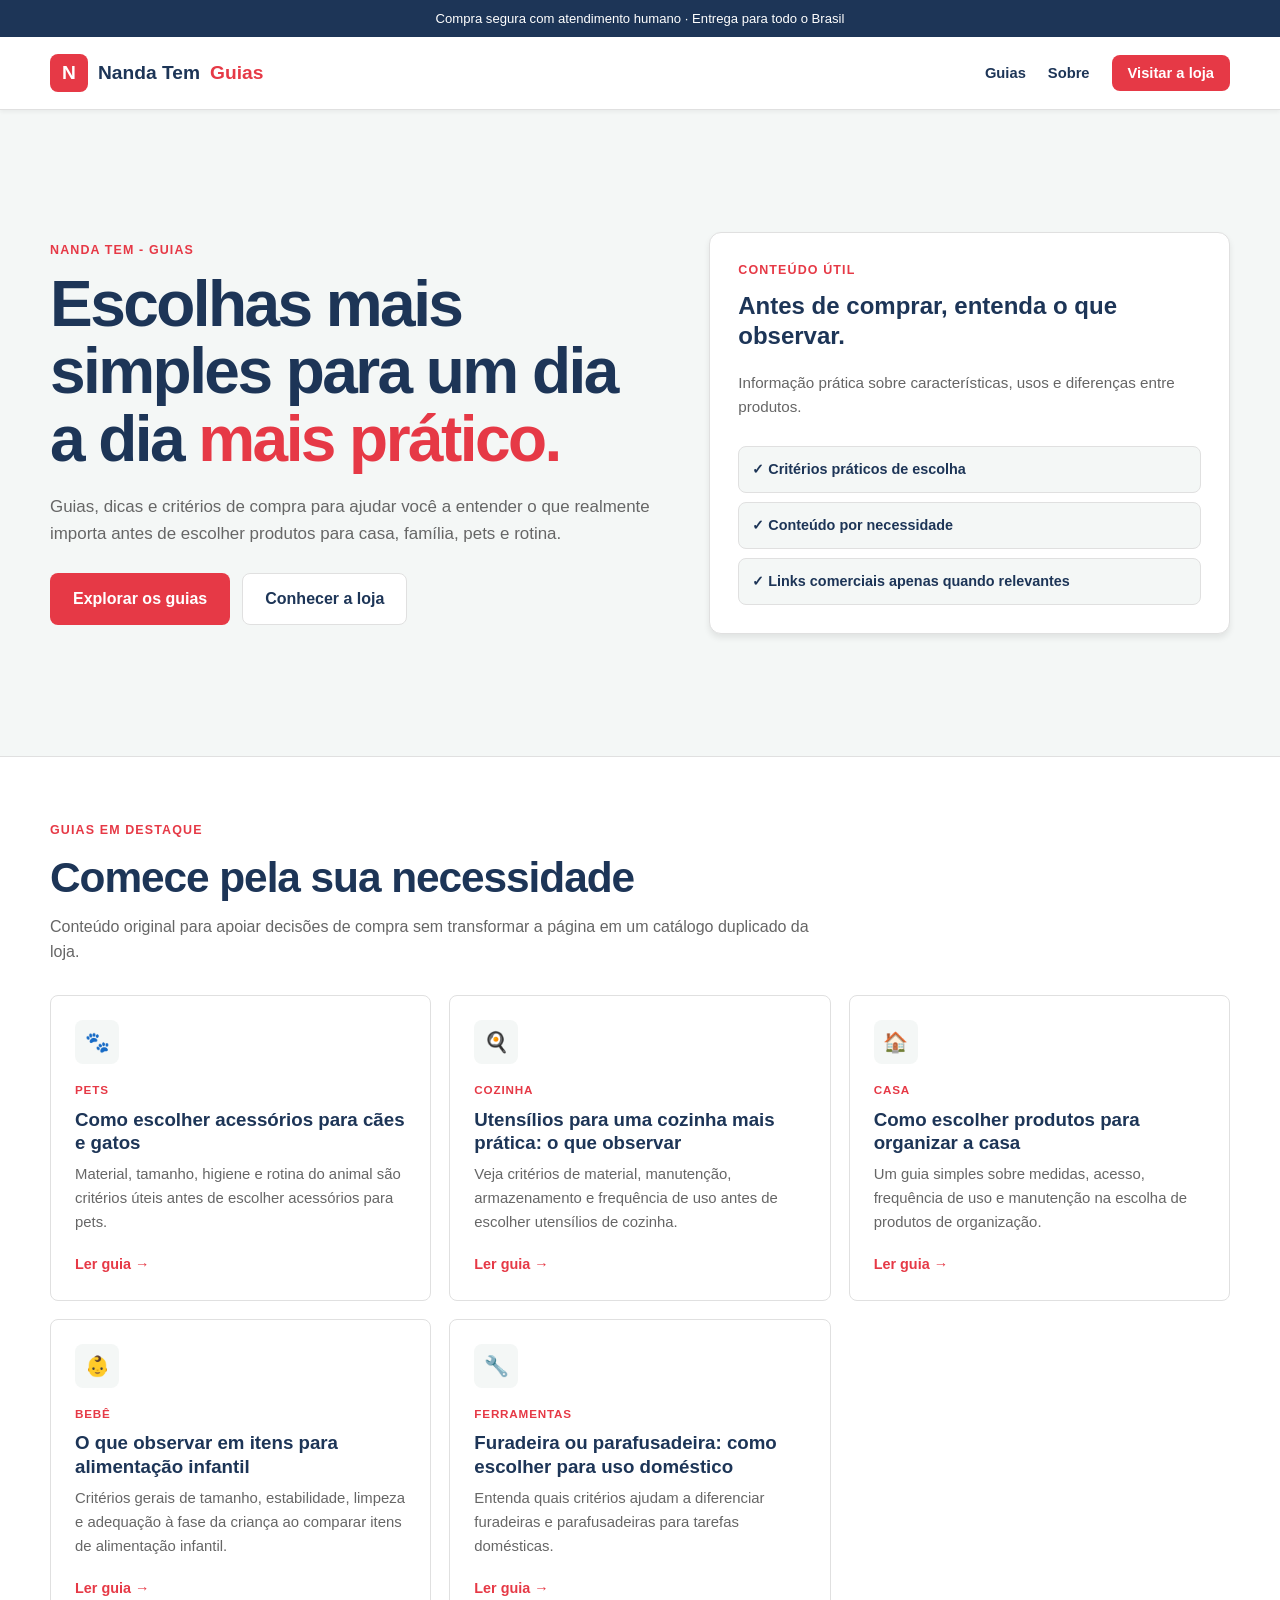
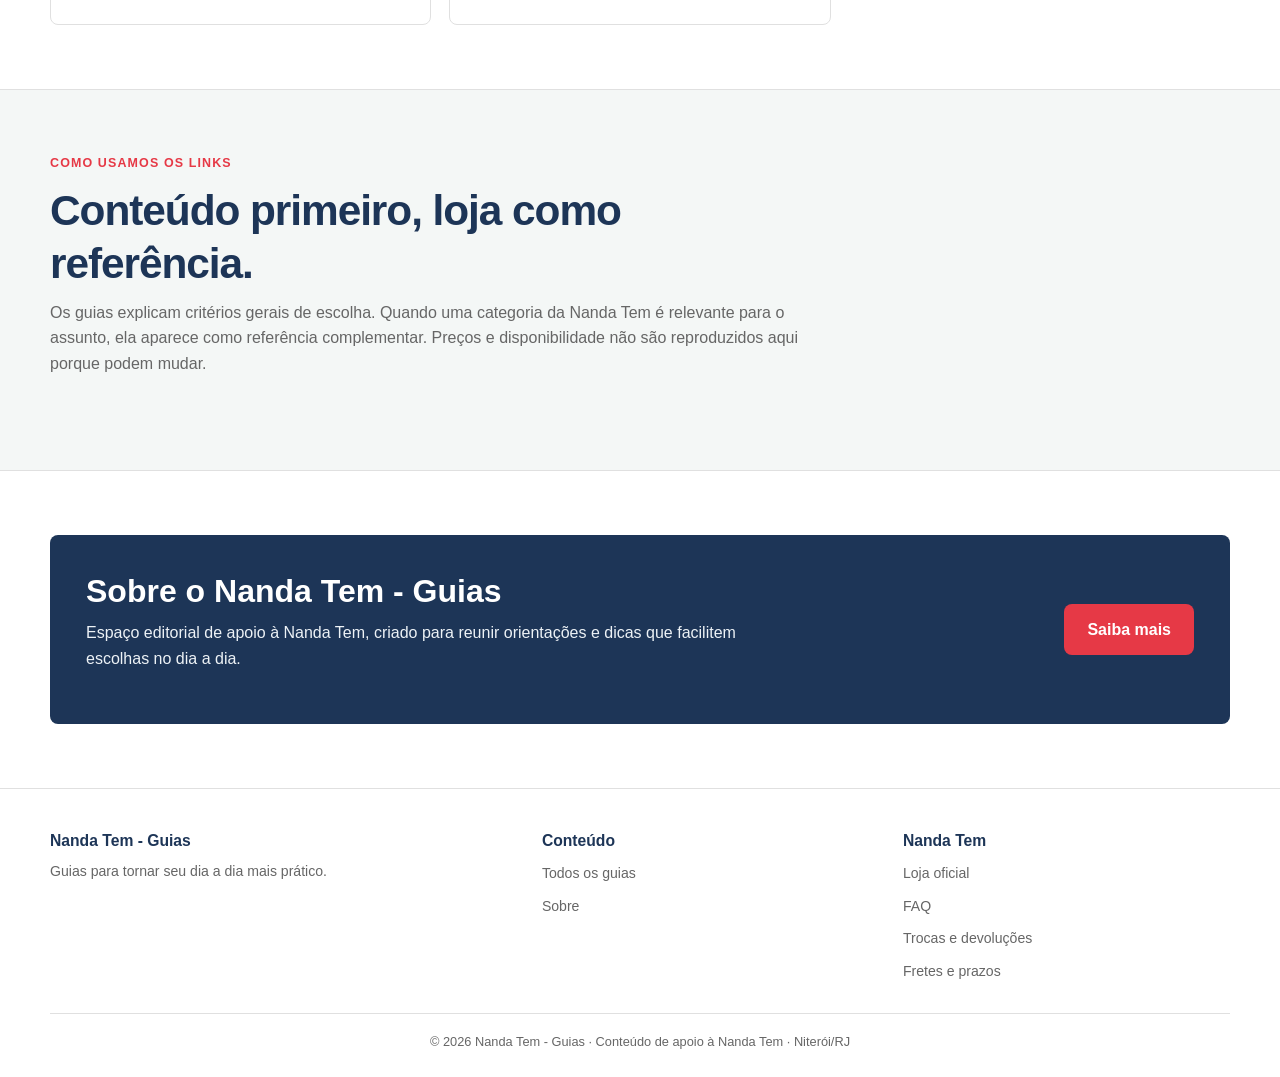
<file: index.html>
<!DOCTYPE html><html lang="pt-BR"><head>
<meta charset="UTF-8"><meta name="viewport" content="width=device-width,initial-scale=1">
<title>Nanda Tem - Guias | Dicas para casa, pets, família e dia a dia</title>
<meta name="description" content="Guias e dicas da Nanda Tem para ajudar você a escolher produtos para casa, cozinha, pets, bebê e rotina com mais informação.">
<meta name="robots" content="index,follow,max-image-preview:large">
<meta name="theme-color" content="#d94f8a">
<link rel="canonical" href="https://hugodcs.github.io/NandaTem-Guias/">
<link rel="stylesheet" href="assets/css/style.css">
<meta property="og:locale" content="pt_BR"><meta property="og:type" content="article">
<meta property="og:site_name" content="Nanda Tem - Guias">
<meta property="og:title" content="Nanda Tem - Guias | Dicas para casa, pets, família e dia a dia">
<meta property="og:description" content="Guias e dicas da Nanda Tem para ajudar você a escolher produtos para casa, cozinha, pets, bebê e rotina com mais informação.">
<meta property="og:url" content="https://hugodcs.github.io/NandaTem-Guias/">
<meta name="twitter:card" content="summary">
<script type="application/ld+json">{"@context": "https://schema.org", "@type": "WebPage", "name": "Nanda Tem - Guias | Dicas para casa, pets, família e dia a dia", "url": "https://hugodcs.github.io/NandaTem-Guias/", "description": "Guias e dicas da Nanda Tem para ajudar você a escolher produtos para casa, cozinha, pets, bebê e rotina com mais informação.", "inLanguage": "pt-BR", "publisher": {"@type": "Organization", "name": "Nanda Tem", "url": "https://nandatem.com.br/"}}</script>
</head>
<body><div class="topbar">Compra segura com atendimento humano · Entrega para todo o Brasil</div>
<header class="site-header"><div class="container nav">
<a class="brand" href="index.html"><span class="brand-mark">N</span>Nanda Tem <span>Guias</span></a>
<nav aria-label="Navegação principal"><ul class="nav-links">
<li><a href="guias/index.html">Guias</a></li>
<li><a href="sobre/index.html">Sobre</a></li>
<li><a class="store-link" href="https://nandatem.com.br/" target="_blank" rel="noopener">Visitar a loja</a></li>
</ul></nav></div></header><main>
<section class="hero"><div class="container hero-inner"><div><div class="eyebrow">Nanda Tem - Guias</div><h1>Escolhas mais simples para um dia a dia <em>mais prático.</em></h1><p>Guias, dicas e critérios de compra para ajudar você a entender o que realmente importa antes de escolher produtos para casa, família, pets e rotina.</p><div class="actions"><a class="btn btn-primary" href="guias/index.html">Explorar os guias</a><a class="btn btn-secondary" href="https://nandatem.com.br/produtos" target="_blank" rel="noopener">Conhecer a loja</a></div></div>
<aside class="hero-card"><div class="kicker">Conteúdo útil</div><h2>Antes de comprar, entenda o que observar.</h2><p>Informação prática sobre características, usos e diferenças entre produtos.</p><div class="mini-list"><div>✓ Critérios práticos de escolha</div><div>✓ Conteúdo por necessidade</div><div>✓ Links comerciais apenas quando relevantes</div></div></aside></div></section>
<section><div class="container"><div class="section-head"><div class="kicker">Guias em destaque</div><h2>Comece pela sua necessidade</h2><p>Conteúdo original para apoiar decisões de compra sem transformar a página em um catálogo duplicado da loja.</p></div><div class="guide-grid"><article class="guide"><div class="icon">🐾</div><div class="tag">Pets</div><h3>Como escolher acessórios para cães e gatos</h3><p>Material, tamanho, higiene e rotina do animal são critérios úteis antes de escolher acessórios para pets.</p><a class="read" href="guias/como-escolher-acessorios-para-pets.html">Ler guia →</a></article>
<article class="guide"><div class="icon">🍳</div><div class="tag">Cozinha</div><h3>Utensílios para uma cozinha mais prática: o que observar</h3><p>Veja critérios de material, manutenção, armazenamento e frequência de uso antes de escolher utensílios de cozinha.</p><a class="read" href="guias/utensilios-para-cozinha-pratica.html">Ler guia →</a></article>
<article class="guide"><div class="icon">🏠</div><div class="tag">Casa</div><h3>Como escolher produtos para organizar a casa</h3><p>Um guia simples sobre medidas, acesso, frequência de uso e manutenção na escolha de produtos de organização.</p><a class="read" href="guias/como-organizar-a-casa.html">Ler guia →</a></article>
<article class="guide"><div class="icon">👶</div><div class="tag">Bebê</div><h3>O que observar em itens para alimentação infantil</h3><p>Critérios gerais de tamanho, estabilidade, limpeza e adequação à fase da criança ao comparar itens de alimentação infantil.</p><a class="read" href="guias/itens-para-alimentacao-infantil.html">Ler guia →</a></article>
<article class="guide"><div class="icon">🔧</div><div class="tag">Ferramentas</div><h3>Furadeira ou parafusadeira: como escolher para uso doméstico</h3><p>Entenda quais critérios ajudam a diferenciar furadeiras e parafusadeiras para tarefas domésticas.</p><a class="read" href="guias/furadeira-ou-parafusadeira.html">Ler guia →</a></article></div></div></section>
<section class="section-soft"><div class="container"><div class="section-head"><div class="kicker">Como usamos os links</div><h2>Conteúdo primeiro, loja como referência.</h2><p>Os guias explicam critérios gerais de escolha. Quando uma categoria da Nanda Tem é relevante para o assunto, ela aparece como referência complementar. Preços e disponibilidade não são reproduzidos aqui porque podem mudar.</p></div></div></section>
<section><div class="container"><div class="about-box"><div><h2>Sobre o Nanda Tem - Guias</h2><p>Espaço editorial de apoio à Nanda Tem, criado para reunir orientações e dicas que facilitem escolhas no dia a dia.</p></div><a class="btn" href="sobre/index.html">Saiba mais</a></div></div></section>
</main><footer><div class="container"><div class="footer-grid">
<div><h3>Nanda Tem - Guias</h3><p>Guias para tornar seu dia a dia mais prático.</p></div>
<div><h3>Conteúdo</h3><ul class="footer-links"><li><a href="guias/index.html">Todos os guias</a></li><li><a href="sobre/index.html">Sobre</a></li></ul></div>
<div><h3>Nanda Tem</h3><ul class="footer-links"><li><a href="https://nandatem.com.br/" target="_blank" rel="noopener">Loja oficial</a></li><li><a href="https://nandatem.com.br/faq" target="_blank" rel="noopener">FAQ</a></li><li><a href="https://nandatem.com.br/trocas" target="_blank" rel="noopener">Trocas e devoluções</a></li><li><a href="https://nandatem.com.br/prazos" target="_blank" rel="noopener">Fretes e prazos</a></li></ul></div>
</div><div class="copyright">© 2026 Nanda Tem - Guias · Conteúdo de apoio à Nanda Tem · Niterói/RJ</div></div></footer></body></html>
</file>
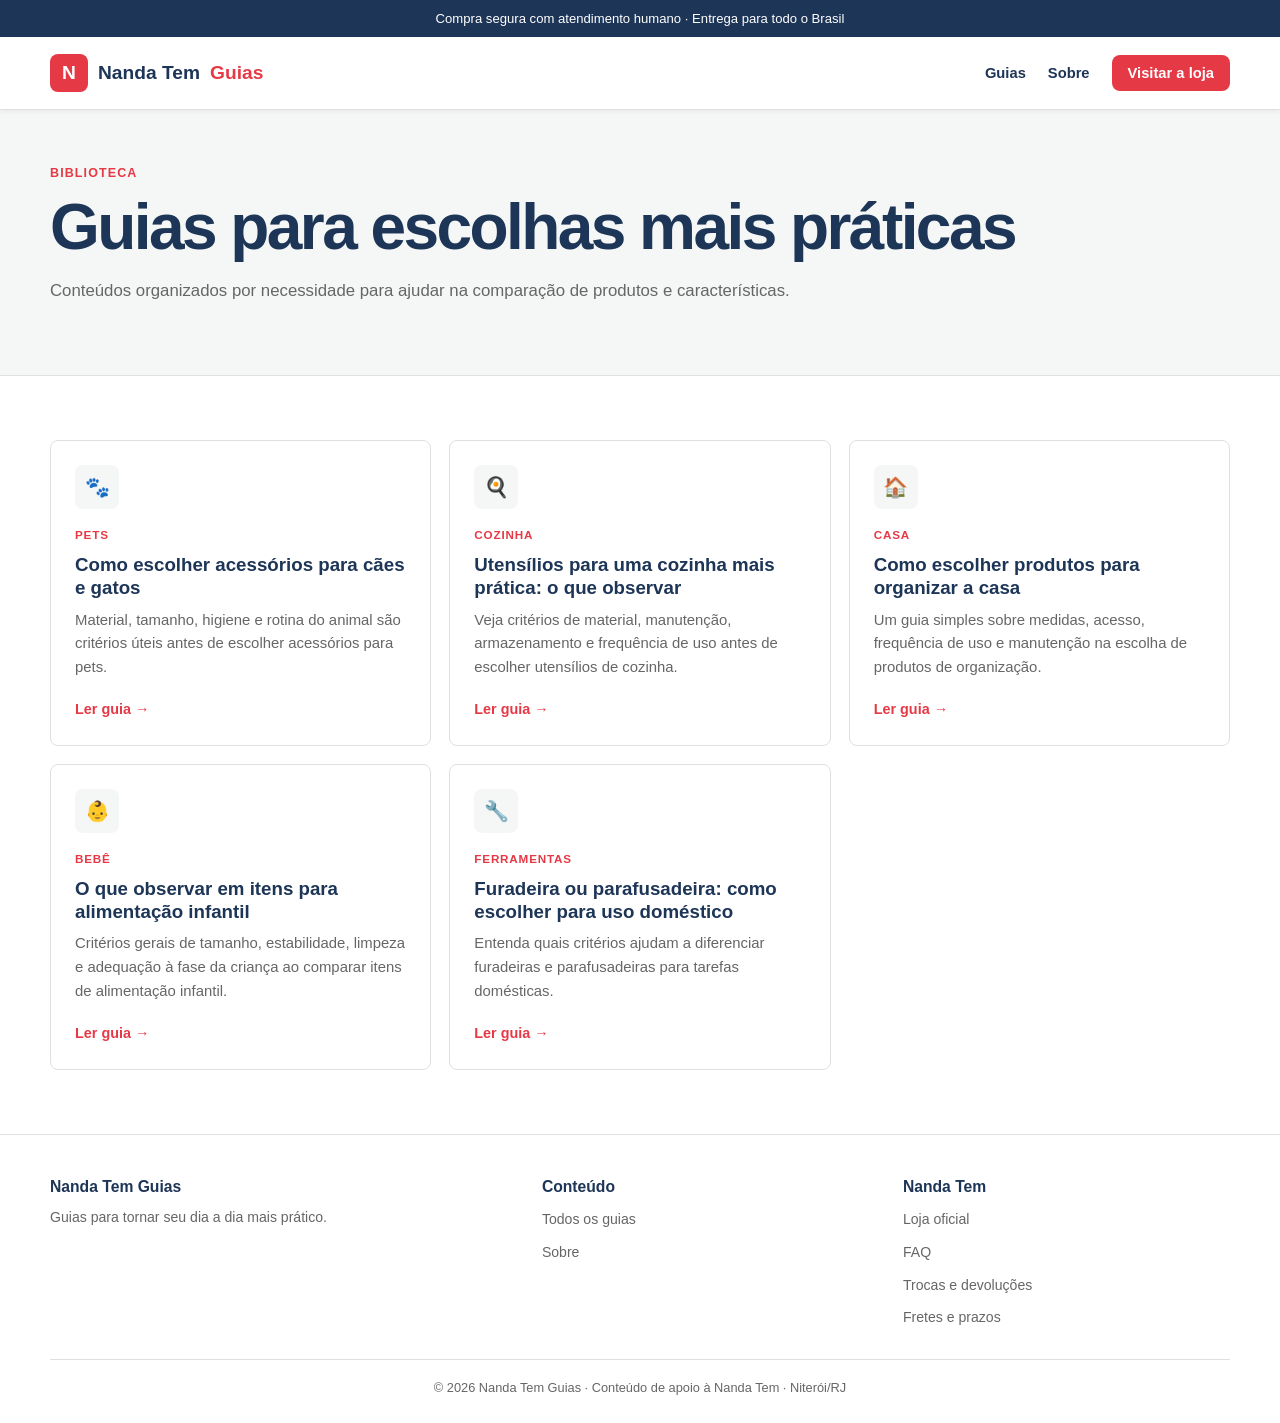
<file: guias/index.html>
<!DOCTYPE html><html lang="pt-BR"><head>
<meta charset="UTF-8"><meta name="viewport" content="width=device-width,initial-scale=1">
<title>Guias | Nanda Tem Guias</title>
<meta name="description" content="Acesse os guias da Nanda Tem sobre pets, cozinha, casa, bebê e ferramentas.">
<meta name="robots" content="index,follow,max-image-preview:large">
<meta name="theme-color" content="#d94f8a">
<link rel="canonical" href="https://hugodcs.github.io/NandaTem-Guias/guias/">
<link rel="stylesheet" href="../assets/css/style.css">
<meta property="og:locale" content="pt_BR"><meta property="og:type" content="article">
<meta property="og:site_name" content="Nanda Tem Guias">
<meta property="og:title" content="Guias | Nanda Tem Guias">
<meta property="og:description" content="Acesse os guias da Nanda Tem sobre pets, cozinha, casa, bebê e ferramentas.">
<meta property="og:url" content="https://hugodcs.github.io/NandaTem-Guias/guias/">
<meta name="twitter:card" content="summary">
<script type="application/ld+json">{"@context": "https://schema.org", "@type": "WebPage", "name": "Guias | Nanda Tem Guias", "url": "https://hugodcs.github.io/NandaTem-Guias/guias/", "description": "Acesse os guias da Nanda Tem sobre pets, cozinha, casa, bebê e ferramentas.", "inLanguage": "pt-BR", "publisher": {"@type": "Organization", "name": "Nanda Tem", "url": "https://nandatem.com.br/"}}</script>
</head>
<body><div class="topbar">Compra segura com atendimento humano · Entrega para todo o Brasil</div>
<header class="site-header"><div class="container nav">
<a class="brand" href="../index.html"><span class="brand-mark">N</span>Nanda Tem <span>Guias</span></a>
<nav aria-label="Navegação principal"><ul class="nav-links">
<li><a href="../guias/index.html">Guias</a></li>
<li><a href="../sobre/index.html">Sobre</a></li>
<li><a class="store-link" href="https://nandatem.com.br/" target="_blank" rel="noopener">Visitar a loja</a></li>
</ul></nav></div></header><main><section class="article-hero"><div class="container"><div class="eyebrow">Biblioteca</div><h1>Guias para escolhas mais práticas</h1><p class="lead">Conteúdos organizados por necessidade para ajudar na comparação de produtos e características.</p></div></section><section><div class="container"><div class="guide-grid"><article class="guide"><div class="icon">🐾</div><div class="tag">Pets</div><h3>Como escolher acessórios para cães e gatos</h3><p>Material, tamanho, higiene e rotina do animal são critérios úteis antes de escolher acessórios para pets.</p><a class="read" href="como-escolher-acessorios-para-pets.html">Ler guia →</a></article>
<article class="guide"><div class="icon">🍳</div><div class="tag">Cozinha</div><h3>Utensílios para uma cozinha mais prática: o que observar</h3><p>Veja critérios de material, manutenção, armazenamento e frequência de uso antes de escolher utensílios de cozinha.</p><a class="read" href="utensilios-para-cozinha-pratica.html">Ler guia →</a></article>
<article class="guide"><div class="icon">🏠</div><div class="tag">Casa</div><h3>Como escolher produtos para organizar a casa</h3><p>Um guia simples sobre medidas, acesso, frequência de uso e manutenção na escolha de produtos de organização.</p><a class="read" href="como-organizar-a-casa.html">Ler guia →</a></article>
<article class="guide"><div class="icon">👶</div><div class="tag">Bebê</div><h3>O que observar em itens para alimentação infantil</h3><p>Critérios gerais de tamanho, estabilidade, limpeza e adequação à fase da criança ao comparar itens de alimentação infantil.</p><a class="read" href="itens-para-alimentacao-infantil.html">Ler guia →</a></article>
<article class="guide"><div class="icon">🔧</div><div class="tag">Ferramentas</div><h3>Furadeira ou parafusadeira: como escolher para uso doméstico</h3><p>Entenda quais critérios ajudam a diferenciar furadeiras e parafusadeiras para tarefas domésticas.</p><a class="read" href="furadeira-ou-parafusadeira.html">Ler guia →</a></article></div></div></section></main><footer><div class="container"><div class="footer-grid">
<div><h3>Nanda Tem Guias</h3><p>Guias para tornar seu dia a dia mais prático.</p></div>
<div><h3>Conteúdo</h3><ul class="footer-links"><li><a href="../guias/index.html">Todos os guias</a></li><li><a href="../sobre/index.html">Sobre</a></li></ul></div>
<div><h3>Nanda Tem</h3><ul class="footer-links"><li><a href="https://nandatem.com.br/" target="_blank" rel="noopener">Loja oficial</a></li><li><a href="https://nandatem.com.br/faq" target="_blank" rel="noopener">FAQ</a></li><li><a href="https://nandatem.com.br/trocas" target="_blank" rel="noopener">Trocas e devoluções</a></li><li><a href="https://nandatem.com.br/prazos" target="_blank" rel="noopener">Fretes e prazos</a></li></ul></div>
</div><div class="copyright">© 2026 Nanda Tem Guias · Conteúdo de apoio à Nanda Tem · Niterói/RJ</div></div></footer></body></html>
</file>
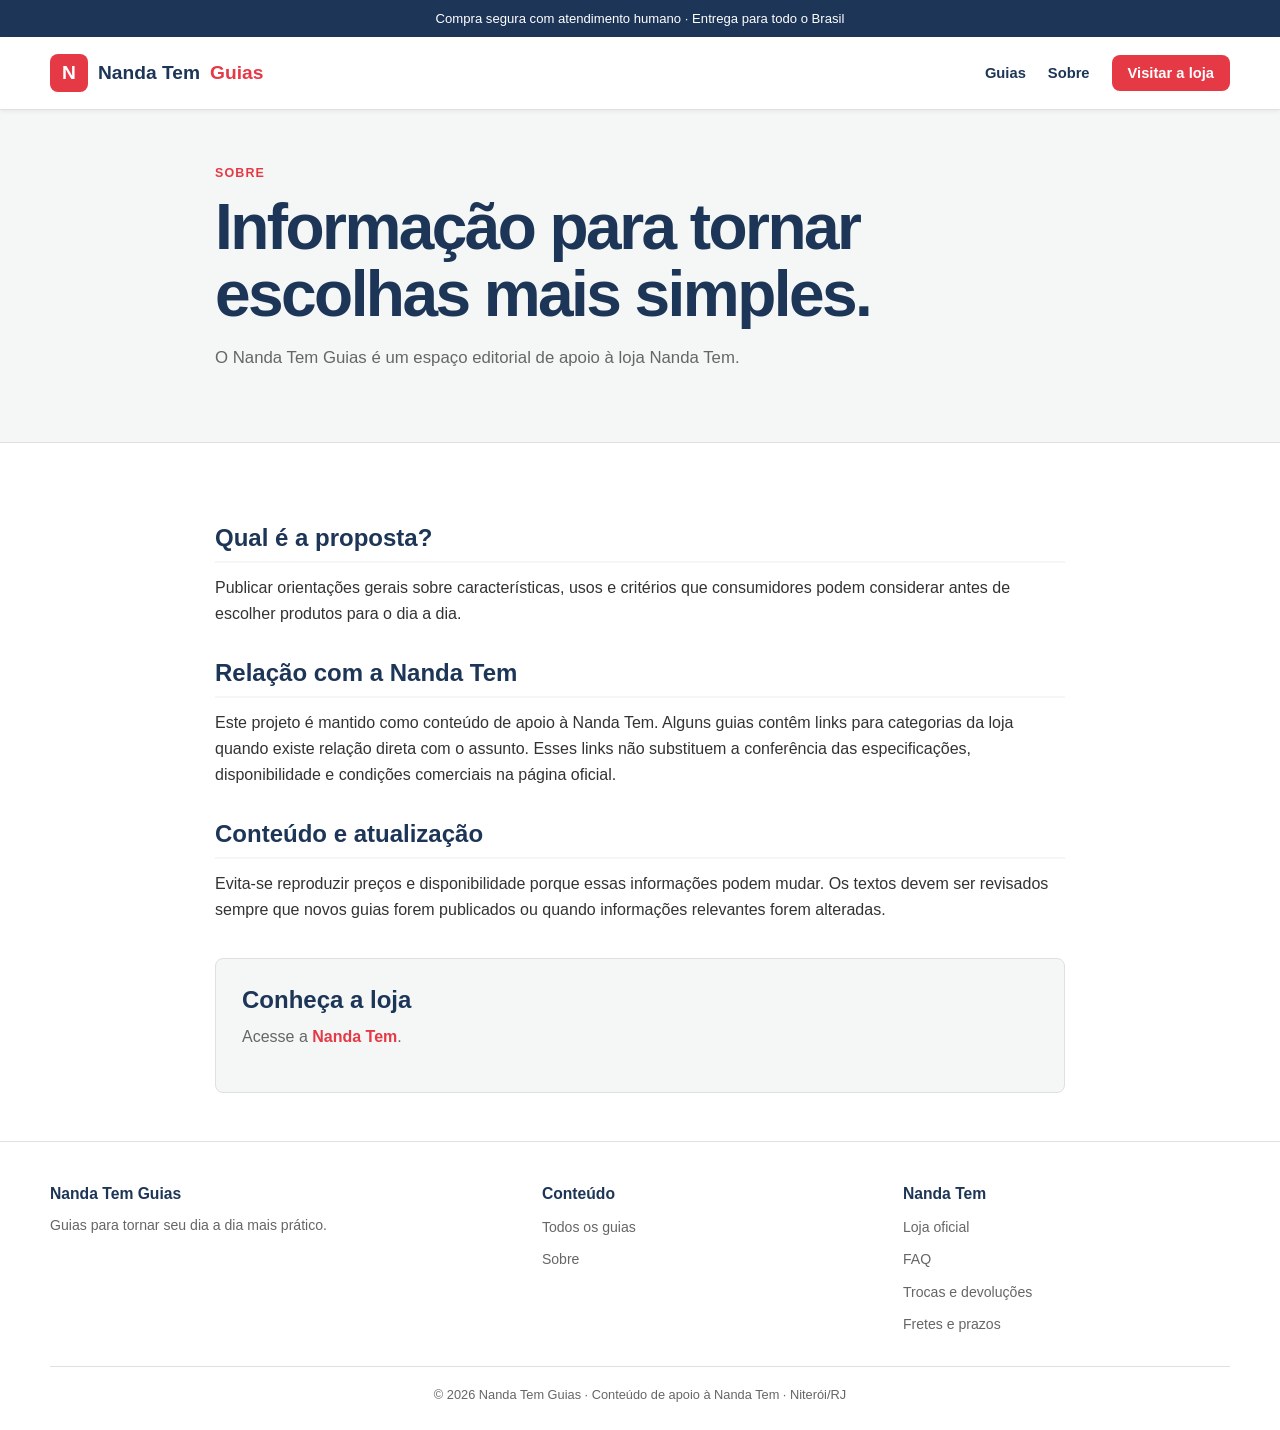
<file: sobre/index.html>
<!DOCTYPE html><html lang="pt-BR"><head>
<meta charset="UTF-8"><meta name="viewport" content="width=device-width,initial-scale=1">
<title>Sobre | Nanda Tem Guias</title>
<meta name="description" content="Entenda a proposta editorial do Nanda Tem Guias e sua relação com a loja Nanda Tem.">
<meta name="robots" content="index,follow,max-image-preview:large">
<meta name="theme-color" content="#d94f8a">
<link rel="canonical" href="https://hugodcs.github.io/NandaTem-Guias/sobre/">
<link rel="stylesheet" href="../assets/css/style.css">
<meta property="og:locale" content="pt_BR"><meta property="og:type" content="article">
<meta property="og:site_name" content="Nanda Tem Guias">
<meta property="og:title" content="Sobre | Nanda Tem Guias">
<meta property="og:description" content="Entenda a proposta editorial do Nanda Tem Guias e sua relação com a loja Nanda Tem.">
<meta property="og:url" content="https://hugodcs.github.io/NandaTem-Guias/sobre/">
<meta name="twitter:card" content="summary">
<script type="application/ld+json">{"@context": "https://schema.org", "@type": "WebPage", "name": "Sobre | Nanda Tem Guias", "url": "https://hugodcs.github.io/NandaTem-Guias/sobre/", "description": "Entenda a proposta editorial do Nanda Tem Guias e sua relação com a loja Nanda Tem.", "inLanguage": "pt-BR", "publisher": {"@type": "Organization", "name": "Nanda Tem", "url": "https://nandatem.com.br/"}}</script>
</head>
<body><div class="topbar">Compra segura com atendimento humano · Entrega para todo o Brasil</div>
<header class="site-header"><div class="container nav">
<a class="brand" href="../index.html"><span class="brand-mark">N</span>Nanda Tem <span>Guias</span></a>
<nav aria-label="Navegação principal"><ul class="nav-links">
<li><a href="../guias/index.html">Guias</a></li>
<li><a href="../sobre/index.html">Sobre</a></li>
<li><a class="store-link" href="https://nandatem.com.br/" target="_blank" rel="noopener">Visitar a loja</a></li>
</ul></nav></div></header><main><section class="article-hero"><div class="article-wrap"><div class="eyebrow">Sobre</div><h1>Informação para tornar escolhas mais simples.</h1><p class="lead">O Nanda Tem Guias é um espaço editorial de apoio à loja Nanda Tem.</p></div></section><article class="article"><div class="article-wrap"><h2>Qual é a proposta?</h2><p>Publicar orientações gerais sobre características, usos e critérios que consumidores podem considerar antes de escolher produtos para o dia a dia.</p><h2>Relação com a Nanda Tem</h2><p>Este projeto é mantido como conteúdo de apoio à Nanda Tem. Alguns guias contêm links para categorias da loja quando existe relação direta com o assunto. Esses links não substituem a conferência das especificações, disponibilidade e condições comerciais na página oficial.</p><h2>Conteúdo e atualização</h2><p>Evita-se reproduzir preços e disponibilidade porque essas informações podem mudar. Os textos devem ser revisados sempre que novos guias forem publicados ou quando informações relevantes forem alteradas.</p><div class="cta"><h2>Conheça a loja</h2><p>Acesse a <a href="https://nandatem.com.br/" target="_blank" rel="noopener">Nanda Tem</a>.</p></div></div></article></main><footer><div class="container"><div class="footer-grid">
<div><h3>Nanda Tem Guias</h3><p>Guias para tornar seu dia a dia mais prático.</p></div>
<div><h3>Conteúdo</h3><ul class="footer-links"><li><a href="../guias/index.html">Todos os guias</a></li><li><a href="../sobre/index.html">Sobre</a></li></ul></div>
<div><h3>Nanda Tem</h3><ul class="footer-links"><li><a href="https://nandatem.com.br/" target="_blank" rel="noopener">Loja oficial</a></li><li><a href="https://nandatem.com.br/faq" target="_blank" rel="noopener">FAQ</a></li><li><a href="https://nandatem.com.br/trocas" target="_blank" rel="noopener">Trocas e devoluções</a></li><li><a href="https://nandatem.com.br/prazos" target="_blank" rel="noopener">Fretes e prazos</a></li></ul></div>
</div><div class="copyright">© 2026 Nanda Tem Guias · Conteúdo de apoio à Nanda Tem · Niterói/RJ</div></div></footer></body></html>
</file>
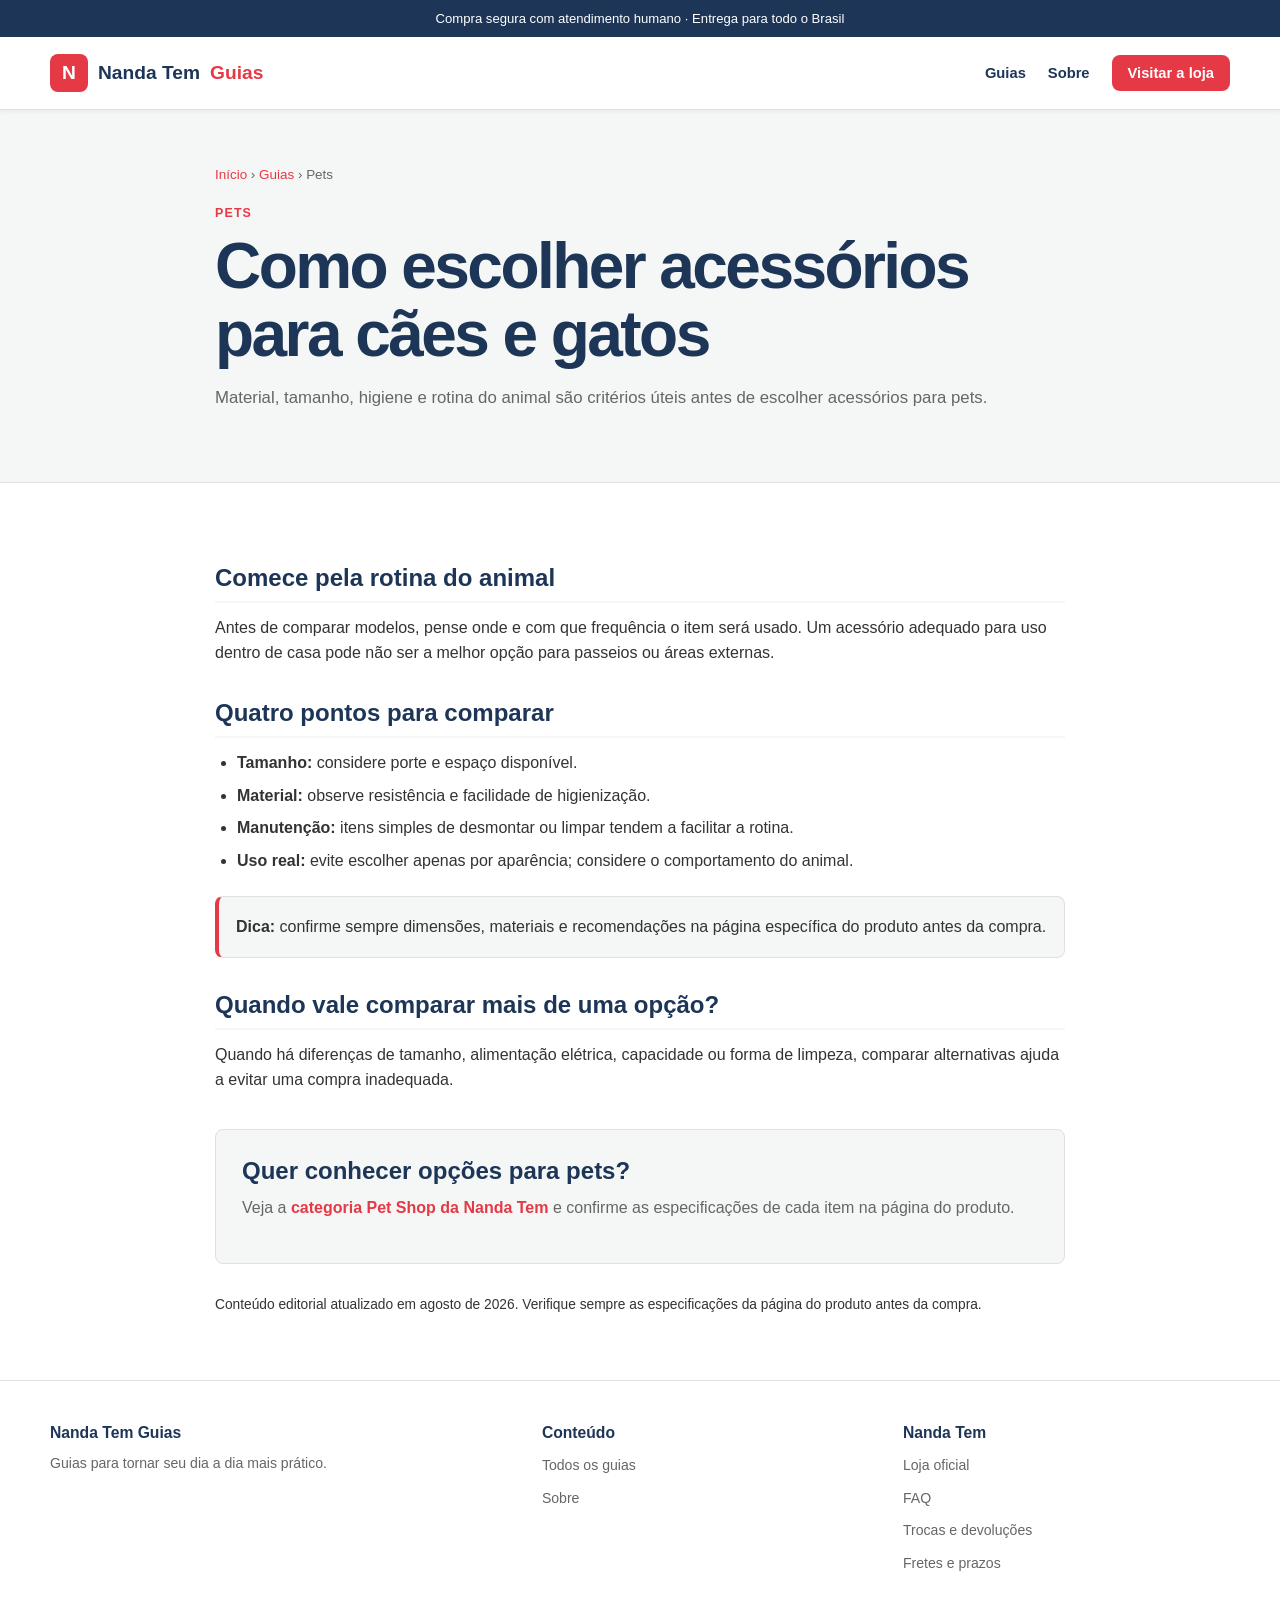
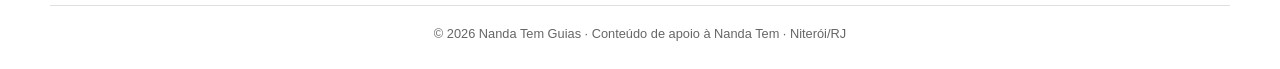
<file: guias/como-escolher-acessorios-para-pets.html>
<!DOCTYPE html><html lang="pt-BR"><head>
<meta charset="UTF-8"><meta name="viewport" content="width=device-width,initial-scale=1">
<title>Como escolher acessórios para cães e gatos | Nanda Tem Guias</title>
<meta name="description" content="Material, tamanho, higiene e rotina do animal são critérios úteis antes de escolher acessórios para pets.">
<meta name="robots" content="index,follow,max-image-preview:large">
<meta name="theme-color" content="#d94f8a">
<link rel="canonical" href="https://hugodcs.github.io/NandaTem-Guias/guias/como-escolher-acessorios-para-pets.html">
<link rel="stylesheet" href="../assets/css/style.css">
<meta property="og:locale" content="pt_BR"><meta property="og:type" content="article">
<meta property="og:site_name" content="Nanda Tem Guias">
<meta property="og:title" content="Como escolher acessórios para cães e gatos | Nanda Tem Guias">
<meta property="og:description" content="Material, tamanho, higiene e rotina do animal são critérios úteis antes de escolher acessórios para pets.">
<meta property="og:url" content="https://hugodcs.github.io/NandaTem-Guias/guias/como-escolher-acessorios-para-pets.html">
<meta name="twitter:card" content="summary">
<script type="application/ld+json">{"@context": "https://schema.org", "@type": "Article", "name": "Como escolher acessórios para cães e gatos | Nanda Tem Guias", "url": "https://hugodcs.github.io/NandaTem-Guias/guias/como-escolher-acessorios-para-pets.html", "description": "Material, tamanho, higiene e rotina do animal são critérios úteis antes de escolher acessórios para pets.", "inLanguage": "pt-BR", "publisher": {"@type": "Organization", "name": "Nanda Tem", "url": "https://nandatem.com.br/"}}</script>
</head>
<body><div class="topbar">Compra segura com atendimento humano · Entrega para todo o Brasil</div>
<header class="site-header"><div class="container nav">
<a class="brand" href="../index.html"><span class="brand-mark">N</span>Nanda Tem <span>Guias</span></a>
<nav aria-label="Navegação principal"><ul class="nav-links">
<li><a href="../guias/index.html">Guias</a></li>
<li><a href="../sobre/index.html">Sobre</a></li>
<li><a class="store-link" href="https://nandatem.com.br/" target="_blank" rel="noopener">Visitar a loja</a></li>
</ul></nav></div></header><main><section class="article-hero"><div class="article-wrap"><div class="breadcrumbs"><a href="../index.html">Início</a> › <a href="index.html">Guias</a> › Pets</div><div class="eyebrow">Pets</div><h1>Como escolher acessórios para cães e gatos</h1><p class="lead">Material, tamanho, higiene e rotina do animal são critérios úteis antes de escolher acessórios para pets.</p></div></section>
<article class="article"><div class="article-wrap"><h2>Comece pela rotina do animal</h2><p>Antes de comparar modelos, pense onde e com que frequência o item será usado. Um acessório adequado para uso dentro de casa pode não ser a melhor opção para passeios ou áreas externas.</p>
<h2>Quatro pontos para comparar</h2><ul><li><strong>Tamanho:</strong> considere porte e espaço disponível.</li><li><strong>Material:</strong> observe resistência e facilidade de higienização.</li><li><strong>Manutenção:</strong> itens simples de desmontar ou limpar tendem a facilitar a rotina.</li><li><strong>Uso real:</strong> evite escolher apenas por aparência; considere o comportamento do animal.</li></ul>
<div class="note"><strong>Dica:</strong> confirme sempre dimensões, materiais e recomendações na página específica do produto antes da compra.</div>
<h2>Quando vale comparar mais de uma opção?</h2><p>Quando há diferenças de tamanho, alimentação elétrica, capacidade ou forma de limpeza, comparar alternativas ajuda a evitar uma compra inadequada.</p>
<div class="cta"><h2>Quer conhecer opções para pets?</h2><p>Veja a <a href="https://nandatem.com.br/categorias/petshop" target="_blank" rel="noopener">categoria Pet Shop da Nanda Tem</a> e confirme as especificações de cada item na página do produto.</p></div><p class="muted" style="margin-top:30px;font-size:.86rem">Conteúdo editorial atualizado em agosto de 2026. Verifique sempre as especificações da página do produto antes da compra.</p></div></article></main><footer><div class="container"><div class="footer-grid">
<div><h3>Nanda Tem Guias</h3><p>Guias para tornar seu dia a dia mais prático.</p></div>
<div><h3>Conteúdo</h3><ul class="footer-links"><li><a href="../guias/index.html">Todos os guias</a></li><li><a href="../sobre/index.html">Sobre</a></li></ul></div>
<div><h3>Nanda Tem</h3><ul class="footer-links"><li><a href="https://nandatem.com.br/" target="_blank" rel="noopener">Loja oficial</a></li><li><a href="https://nandatem.com.br/faq" target="_blank" rel="noopener">FAQ</a></li><li><a href="https://nandatem.com.br/trocas" target="_blank" rel="noopener">Trocas e devoluções</a></li><li><a href="https://nandatem.com.br/prazos" target="_blank" rel="noopener">Fretes e prazos</a></li></ul></div>
</div><div class="copyright">© 2026 Nanda Tem Guias · Conteúdo de apoio à Nanda Tem · Niterói/RJ</div></div></footer></body></html>
</file>
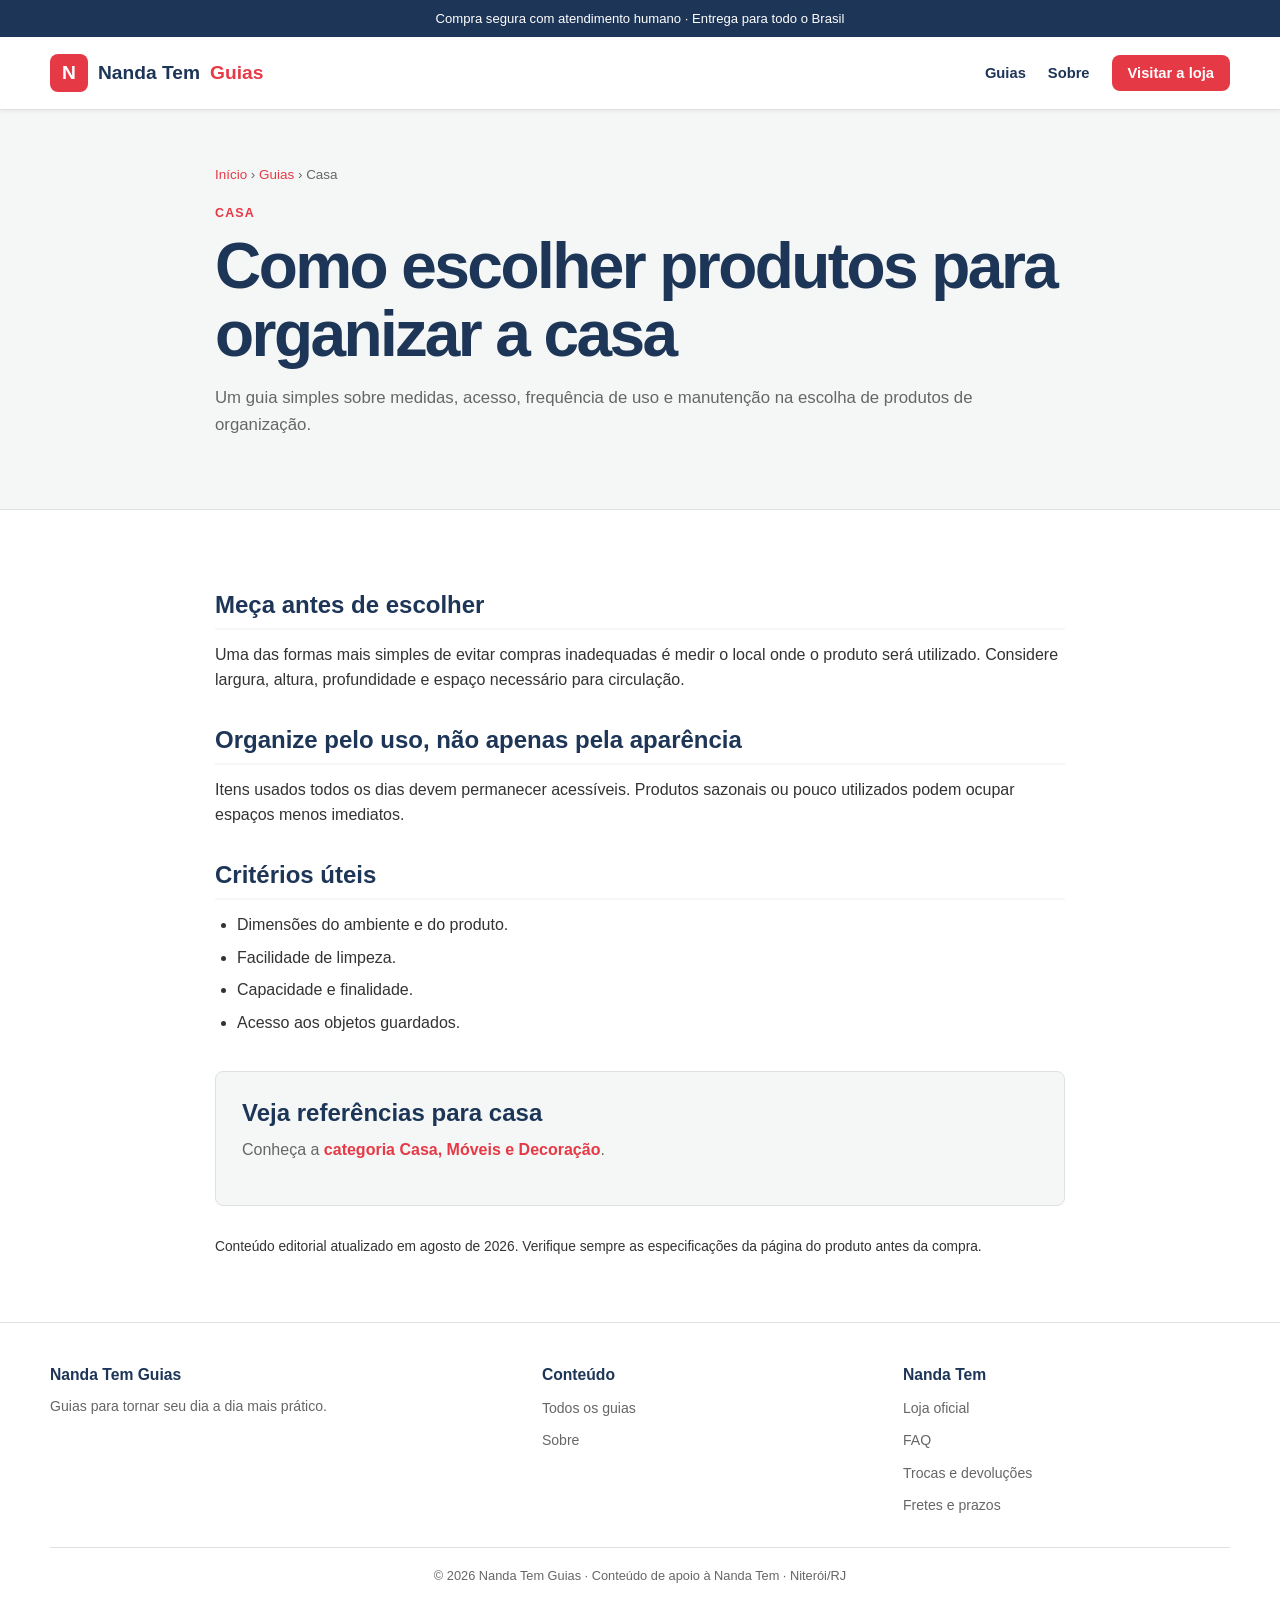
<file: guias/como-organizar-a-casa.html>
<!DOCTYPE html><html lang="pt-BR"><head>
<meta charset="UTF-8"><meta name="viewport" content="width=device-width,initial-scale=1">
<title>Como escolher produtos para organizar a casa | Nanda Tem Guias</title>
<meta name="description" content="Um guia simples sobre medidas, acesso, frequência de uso e manutenção na escolha de produtos de organização.">
<meta name="robots" content="index,follow,max-image-preview:large">
<meta name="theme-color" content="#d94f8a">
<link rel="canonical" href="https://hugodcs.github.io/NandaTem-Guias/guias/como-organizar-a-casa.html">
<link rel="stylesheet" href="../assets/css/style.css">
<meta property="og:locale" content="pt_BR"><meta property="og:type" content="article">
<meta property="og:site_name" content="Nanda Tem Guias">
<meta property="og:title" content="Como escolher produtos para organizar a casa | Nanda Tem Guias">
<meta property="og:description" content="Um guia simples sobre medidas, acesso, frequência de uso e manutenção na escolha de produtos de organização.">
<meta property="og:url" content="https://hugodcs.github.io/NandaTem-Guias/guias/como-organizar-a-casa.html">
<meta name="twitter:card" content="summary">
<script type="application/ld+json">{"@context": "https://schema.org", "@type": "Article", "name": "Como escolher produtos para organizar a casa | Nanda Tem Guias", "url": "https://hugodcs.github.io/NandaTem-Guias/guias/como-organizar-a-casa.html", "description": "Um guia simples sobre medidas, acesso, frequência de uso e manutenção na escolha de produtos de organização.", "inLanguage": "pt-BR", "publisher": {"@type": "Organization", "name": "Nanda Tem", "url": "https://nandatem.com.br/"}}</script>
</head>
<body><div class="topbar">Compra segura com atendimento humano · Entrega para todo o Brasil</div>
<header class="site-header"><div class="container nav">
<a class="brand" href="../index.html"><span class="brand-mark">N</span>Nanda Tem <span>Guias</span></a>
<nav aria-label="Navegação principal"><ul class="nav-links">
<li><a href="../guias/index.html">Guias</a></li>
<li><a href="../sobre/index.html">Sobre</a></li>
<li><a class="store-link" href="https://nandatem.com.br/" target="_blank" rel="noopener">Visitar a loja</a></li>
</ul></nav></div></header><main><section class="article-hero"><div class="article-wrap"><div class="breadcrumbs"><a href="../index.html">Início</a> › <a href="index.html">Guias</a> › Casa</div><div class="eyebrow">Casa</div><h1>Como escolher produtos para organizar a casa</h1><p class="lead">Um guia simples sobre medidas, acesso, frequência de uso e manutenção na escolha de produtos de organização.</p></div></section>
<article class="article"><div class="article-wrap"><h2>Meça antes de escolher</h2><p>Uma das formas mais simples de evitar compras inadequadas é medir o local onde o produto será utilizado. Considere largura, altura, profundidade e espaço necessário para circulação.</p>
<h2>Organize pelo uso, não apenas pela aparência</h2><p>Itens usados todos os dias devem permanecer acessíveis. Produtos sazonais ou pouco utilizados podem ocupar espaços menos imediatos.</p>
<h2>Critérios úteis</h2><ul><li>Dimensões do ambiente e do produto.</li><li>Facilidade de limpeza.</li><li>Capacidade e finalidade.</li><li>Acesso aos objetos guardados.</li></ul>
<div class="cta"><h2>Veja referências para casa</h2><p>Conheça a <a href="https://nandatem.com.br/categorias/casa-moveis-e-decoracao" target="_blank" rel="noopener">categoria Casa, Móveis e Decoração</a>.</p></div><p class="muted" style="margin-top:30px;font-size:.86rem">Conteúdo editorial atualizado em agosto de 2026. Verifique sempre as especificações da página do produto antes da compra.</p></div></article></main><footer><div class="container"><div class="footer-grid">
<div><h3>Nanda Tem Guias</h3><p>Guias para tornar seu dia a dia mais prático.</p></div>
<div><h3>Conteúdo</h3><ul class="footer-links"><li><a href="../guias/index.html">Todos os guias</a></li><li><a href="../sobre/index.html">Sobre</a></li></ul></div>
<div><h3>Nanda Tem</h3><ul class="footer-links"><li><a href="https://nandatem.com.br/" target="_blank" rel="noopener">Loja oficial</a></li><li><a href="https://nandatem.com.br/faq" target="_blank" rel="noopener">FAQ</a></li><li><a href="https://nandatem.com.br/trocas" target="_blank" rel="noopener">Trocas e devoluções</a></li><li><a href="https://nandatem.com.br/prazos" target="_blank" rel="noopener">Fretes e prazos</a></li></ul></div>
</div><div class="copyright">© 2026 Nanda Tem Guias · Conteúdo de apoio à Nanda Tem · Niterói/RJ</div></div></footer></body></html>
</file>
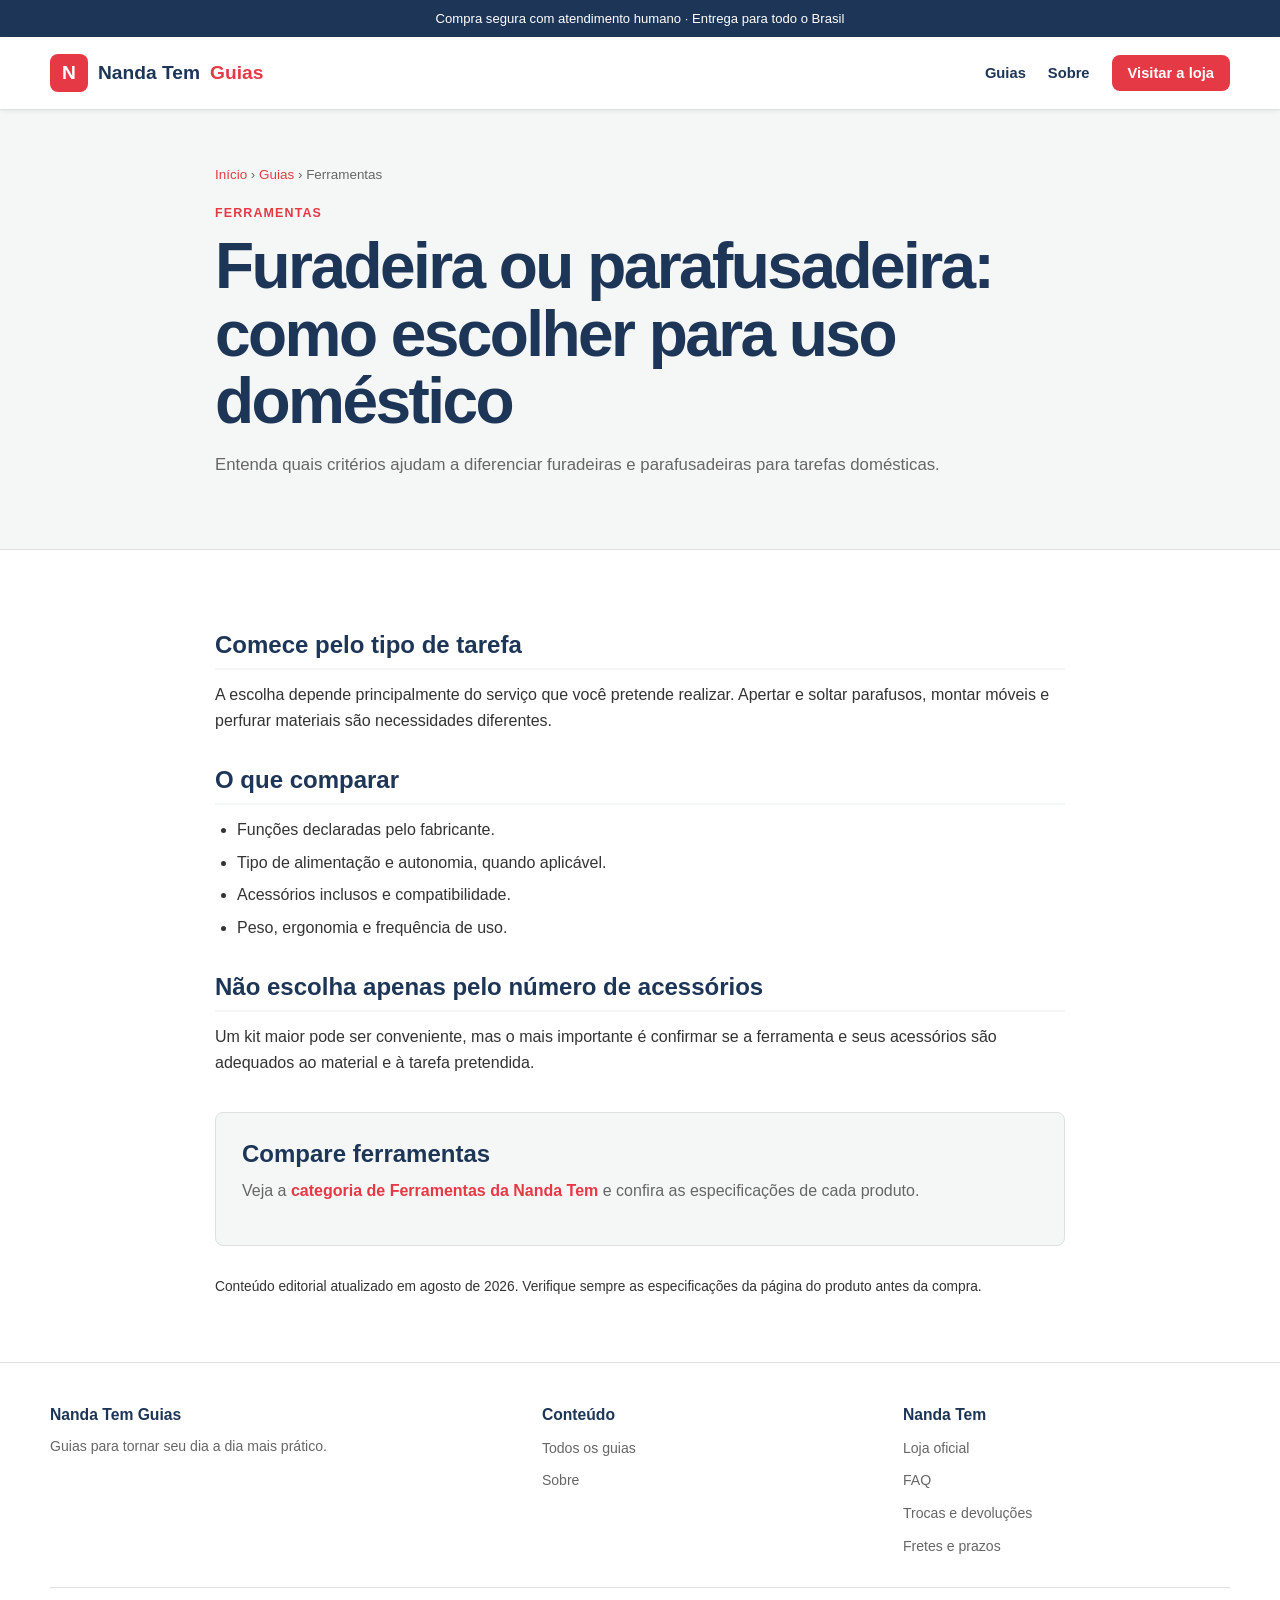
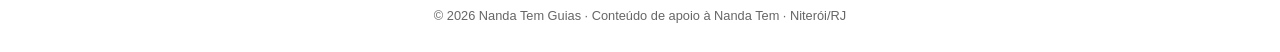
<file: guias/furadeira-ou-parafusadeira.html>
<!DOCTYPE html><html lang="pt-BR"><head>
<meta charset="UTF-8"><meta name="viewport" content="width=device-width,initial-scale=1">
<title>Furadeira ou parafusadeira: como escolher para uso doméstico | Nanda Tem Guias</title>
<meta name="description" content="Entenda quais critérios ajudam a diferenciar furadeiras e parafusadeiras para tarefas domésticas.">
<meta name="robots" content="index,follow,max-image-preview:large">
<meta name="theme-color" content="#d94f8a">
<link rel="canonical" href="https://hugodcs.github.io/NandaTem-Guias/guias/furadeira-ou-parafusadeira.html">
<link rel="stylesheet" href="../assets/css/style.css">
<meta property="og:locale" content="pt_BR"><meta property="og:type" content="article">
<meta property="og:site_name" content="Nanda Tem Guias">
<meta property="og:title" content="Furadeira ou parafusadeira: como escolher para uso doméstico | Nanda Tem Guias">
<meta property="og:description" content="Entenda quais critérios ajudam a diferenciar furadeiras e parafusadeiras para tarefas domésticas.">
<meta property="og:url" content="https://hugodcs.github.io/NandaTem-Guias/guias/furadeira-ou-parafusadeira.html">
<meta name="twitter:card" content="summary">
<script type="application/ld+json">{"@context": "https://schema.org", "@type": "Article", "name": "Furadeira ou parafusadeira: como escolher para uso doméstico | Nanda Tem Guias", "url": "https://hugodcs.github.io/NandaTem-Guias/guias/furadeira-ou-parafusadeira.html", "description": "Entenda quais critérios ajudam a diferenciar furadeiras e parafusadeiras para tarefas domésticas.", "inLanguage": "pt-BR", "publisher": {"@type": "Organization", "name": "Nanda Tem", "url": "https://nandatem.com.br/"}}</script>
</head>
<body><div class="topbar">Compra segura com atendimento humano · Entrega para todo o Brasil</div>
<header class="site-header"><div class="container nav">
<a class="brand" href="../index.html"><span class="brand-mark">N</span>Nanda Tem <span>Guias</span></a>
<nav aria-label="Navegação principal"><ul class="nav-links">
<li><a href="../guias/index.html">Guias</a></li>
<li><a href="../sobre/index.html">Sobre</a></li>
<li><a class="store-link" href="https://nandatem.com.br/" target="_blank" rel="noopener">Visitar a loja</a></li>
</ul></nav></div></header><main><section class="article-hero"><div class="article-wrap"><div class="breadcrumbs"><a href="../index.html">Início</a> › <a href="index.html">Guias</a> › Ferramentas</div><div class="eyebrow">Ferramentas</div><h1>Furadeira ou parafusadeira: como escolher para uso doméstico</h1><p class="lead">Entenda quais critérios ajudam a diferenciar furadeiras e parafusadeiras para tarefas domésticas.</p></div></section>
<article class="article"><div class="article-wrap"><h2>Comece pelo tipo de tarefa</h2><p>A escolha depende principalmente do serviço que você pretende realizar. Apertar e soltar parafusos, montar móveis e perfurar materiais são necessidades diferentes.</p>
<h2>O que comparar</h2><ul><li>Funções declaradas pelo fabricante.</li><li>Tipo de alimentação e autonomia, quando aplicável.</li><li>Acessórios inclusos e compatibilidade.</li><li>Peso, ergonomia e frequência de uso.</li></ul>
<h2>Não escolha apenas pelo número de acessórios</h2><p>Um kit maior pode ser conveniente, mas o mais importante é confirmar se a ferramenta e seus acessórios são adequados ao material e à tarefa pretendida.</p>
<div class="cta"><h2>Compare ferramentas</h2><p>Veja a <a href="https://nandatem.com.br/categorias/ferramentas" target="_blank" rel="noopener">categoria de Ferramentas da Nanda Tem</a> e confira as especificações de cada produto.</p></div><p class="muted" style="margin-top:30px;font-size:.86rem">Conteúdo editorial atualizado em agosto de 2026. Verifique sempre as especificações da página do produto antes da compra.</p></div></article></main><footer><div class="container"><div class="footer-grid">
<div><h3>Nanda Tem Guias</h3><p>Guias para tornar seu dia a dia mais prático.</p></div>
<div><h3>Conteúdo</h3><ul class="footer-links"><li><a href="../guias/index.html">Todos os guias</a></li><li><a href="../sobre/index.html">Sobre</a></li></ul></div>
<div><h3>Nanda Tem</h3><ul class="footer-links"><li><a href="https://nandatem.com.br/" target="_blank" rel="noopener">Loja oficial</a></li><li><a href="https://nandatem.com.br/faq" target="_blank" rel="noopener">FAQ</a></li><li><a href="https://nandatem.com.br/trocas" target="_blank" rel="noopener">Trocas e devoluções</a></li><li><a href="https://nandatem.com.br/prazos" target="_blank" rel="noopener">Fretes e prazos</a></li></ul></div>
</div><div class="copyright">© 2026 Nanda Tem Guias · Conteúdo de apoio à Nanda Tem · Niterói/RJ</div></div></footer></body></html>
</file>
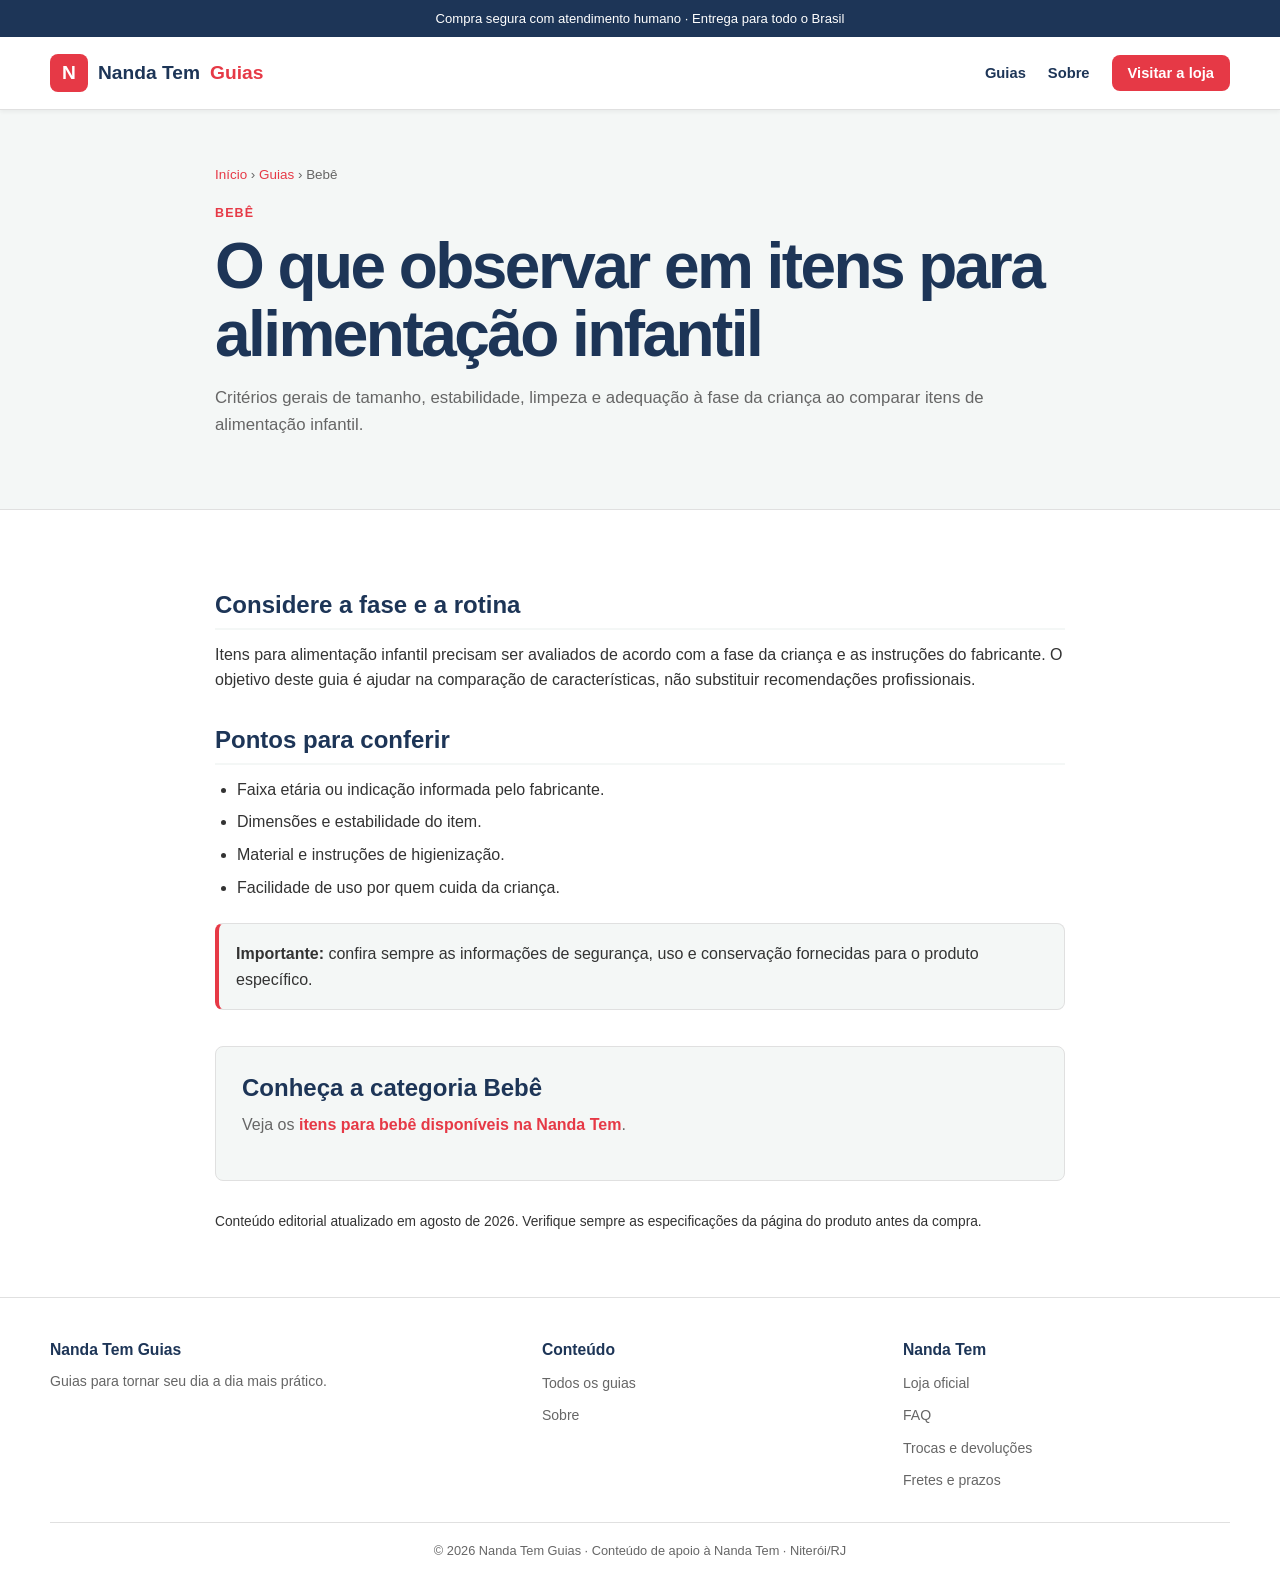
<file: guias/itens-para-alimentacao-infantil.html>
<!DOCTYPE html><html lang="pt-BR"><head>
<meta charset="UTF-8"><meta name="viewport" content="width=device-width,initial-scale=1">
<title>O que observar em itens para alimentação infantil | Nanda Tem Guias</title>
<meta name="description" content="Critérios gerais de tamanho, estabilidade, limpeza e adequação à fase da criança ao comparar itens de alimentação infantil.">
<meta name="robots" content="index,follow,max-image-preview:large">
<meta name="theme-color" content="#d94f8a">
<link rel="canonical" href="https://hugodcs.github.io/NandaTem-Guias/guias/itens-para-alimentacao-infantil.html">
<link rel="stylesheet" href="../assets/css/style.css">
<meta property="og:locale" content="pt_BR"><meta property="og:type" content="article">
<meta property="og:site_name" content="Nanda Tem Guias">
<meta property="og:title" content="O que observar em itens para alimentação infantil | Nanda Tem Guias">
<meta property="og:description" content="Critérios gerais de tamanho, estabilidade, limpeza e adequação à fase da criança ao comparar itens de alimentação infantil.">
<meta property="og:url" content="https://hugodcs.github.io/NandaTem-Guias/guias/itens-para-alimentacao-infantil.html">
<meta name="twitter:card" content="summary">
<script type="application/ld+json">{"@context": "https://schema.org", "@type": "Article", "name": "O que observar em itens para alimentação infantil | Nanda Tem Guias", "url": "https://hugodcs.github.io/NandaTem-Guias/guias/itens-para-alimentacao-infantil.html", "description": "Critérios gerais de tamanho, estabilidade, limpeza e adequação à fase da criança ao comparar itens de alimentação infantil.", "inLanguage": "pt-BR", "publisher": {"@type": "Organization", "name": "Nanda Tem", "url": "https://nandatem.com.br/"}}</script>
</head>
<body><div class="topbar">Compra segura com atendimento humano · Entrega para todo o Brasil</div>
<header class="site-header"><div class="container nav">
<a class="brand" href="../index.html"><span class="brand-mark">N</span>Nanda Tem <span>Guias</span></a>
<nav aria-label="Navegação principal"><ul class="nav-links">
<li><a href="../guias/index.html">Guias</a></li>
<li><a href="../sobre/index.html">Sobre</a></li>
<li><a class="store-link" href="https://nandatem.com.br/" target="_blank" rel="noopener">Visitar a loja</a></li>
</ul></nav></div></header><main><section class="article-hero"><div class="article-wrap"><div class="breadcrumbs"><a href="../index.html">Início</a> › <a href="index.html">Guias</a> › Bebê</div><div class="eyebrow">Bebê</div><h1>O que observar em itens para alimentação infantil</h1><p class="lead">Critérios gerais de tamanho, estabilidade, limpeza e adequação à fase da criança ao comparar itens de alimentação infantil.</p></div></section>
<article class="article"><div class="article-wrap"><h2>Considere a fase e a rotina</h2><p>Itens para alimentação infantil precisam ser avaliados de acordo com a fase da criança e as instruções do fabricante. O objetivo deste guia é ajudar na comparação de características, não substituir recomendações profissionais.</p>
<h2>Pontos para conferir</h2><ul><li>Faixa etária ou indicação informada pelo fabricante.</li><li>Dimensões e estabilidade do item.</li><li>Material e instruções de higienização.</li><li>Facilidade de uso por quem cuida da criança.</li></ul>
<div class="note"><strong>Importante:</strong> confira sempre as informações de segurança, uso e conservação fornecidas para o produto específico.</div>
<div class="cta"><h2>Conheça a categoria Bebê</h2><p>Veja os <a href="https://nandatem.com.br/categorias/bebe" target="_blank" rel="noopener">itens para bebê disponíveis na Nanda Tem</a>.</p></div><p class="muted" style="margin-top:30px;font-size:.86rem">Conteúdo editorial atualizado em agosto de 2026. Verifique sempre as especificações da página do produto antes da compra.</p></div></article></main><footer><div class="container"><div class="footer-grid">
<div><h3>Nanda Tem Guias</h3><p>Guias para tornar seu dia a dia mais prático.</p></div>
<div><h3>Conteúdo</h3><ul class="footer-links"><li><a href="../guias/index.html">Todos os guias</a></li><li><a href="../sobre/index.html">Sobre</a></li></ul></div>
<div><h3>Nanda Tem</h3><ul class="footer-links"><li><a href="https://nandatem.com.br/" target="_blank" rel="noopener">Loja oficial</a></li><li><a href="https://nandatem.com.br/faq" target="_blank" rel="noopener">FAQ</a></li><li><a href="https://nandatem.com.br/trocas" target="_blank" rel="noopener">Trocas e devoluções</a></li><li><a href="https://nandatem.com.br/prazos" target="_blank" rel="noopener">Fretes e prazos</a></li></ul></div>
</div><div class="copyright">© 2026 Nanda Tem Guias · Conteúdo de apoio à Nanda Tem · Niterói/RJ</div></div></footer></body></html>
</file>
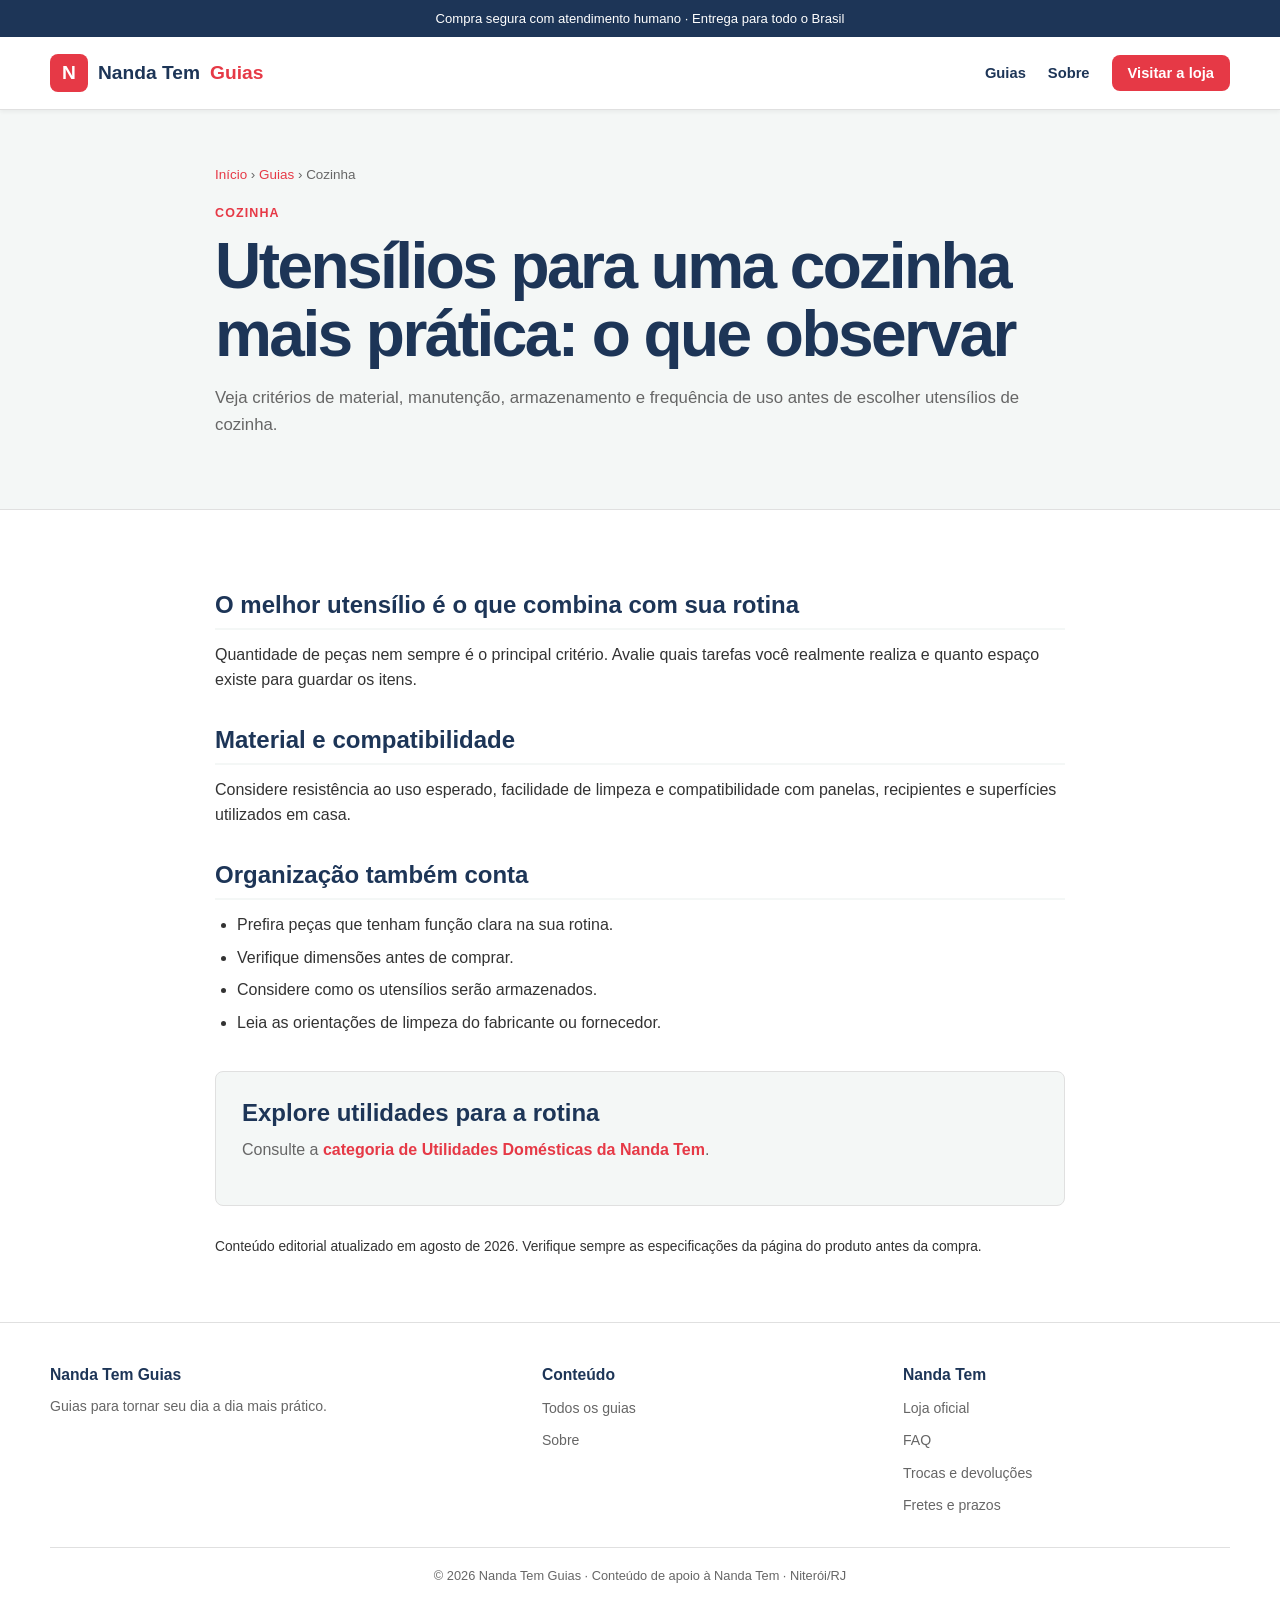
<file: guias/utensilios-para-cozinha-pratica.html>
<!DOCTYPE html><html lang="pt-BR"><head>
<meta charset="UTF-8"><meta name="viewport" content="width=device-width,initial-scale=1">
<title>Utensílios para uma cozinha mais prática: o que observar | Nanda Tem Guias</title>
<meta name="description" content="Veja critérios de material, manutenção, armazenamento e frequência de uso antes de escolher utensílios de cozinha.">
<meta name="robots" content="index,follow,max-image-preview:large">
<meta name="theme-color" content="#d94f8a">
<link rel="canonical" href="https://hugodcs.github.io/NandaTem-Guias/guias/utensilios-para-cozinha-pratica.html">
<link rel="stylesheet" href="../assets/css/style.css">
<meta property="og:locale" content="pt_BR"><meta property="og:type" content="article">
<meta property="og:site_name" content="Nanda Tem Guias">
<meta property="og:title" content="Utensílios para uma cozinha mais prática: o que observar | Nanda Tem Guias">
<meta property="og:description" content="Veja critérios de material, manutenção, armazenamento e frequência de uso antes de escolher utensílios de cozinha.">
<meta property="og:url" content="https://hugodcs.github.io/NandaTem-Guias/guias/utensilios-para-cozinha-pratica.html">
<meta name="twitter:card" content="summary">
<script type="application/ld+json">{"@context": "https://schema.org", "@type": "Article", "name": "Utensílios para uma cozinha mais prática: o que observar | Nanda Tem Guias", "url": "https://hugodcs.github.io/NandaTem-Guias/guias/utensilios-para-cozinha-pratica.html", "description": "Veja critérios de material, manutenção, armazenamento e frequência de uso antes de escolher utensílios de cozinha.", "inLanguage": "pt-BR", "publisher": {"@type": "Organization", "name": "Nanda Tem", "url": "https://nandatem.com.br/"}}</script>
</head>
<body><div class="topbar">Compra segura com atendimento humano · Entrega para todo o Brasil</div>
<header class="site-header"><div class="container nav">
<a class="brand" href="../index.html"><span class="brand-mark">N</span>Nanda Tem <span>Guias</span></a>
<nav aria-label="Navegação principal"><ul class="nav-links">
<li><a href="../guias/index.html">Guias</a></li>
<li><a href="../sobre/index.html">Sobre</a></li>
<li><a class="store-link" href="https://nandatem.com.br/" target="_blank" rel="noopener">Visitar a loja</a></li>
</ul></nav></div></header><main><section class="article-hero"><div class="article-wrap"><div class="breadcrumbs"><a href="../index.html">Início</a> › <a href="index.html">Guias</a> › Cozinha</div><div class="eyebrow">Cozinha</div><h1>Utensílios para uma cozinha mais prática: o que observar</h1><p class="lead">Veja critérios de material, manutenção, armazenamento e frequência de uso antes de escolher utensílios de cozinha.</p></div></section>
<article class="article"><div class="article-wrap"><h2>O melhor utensílio é o que combina com sua rotina</h2><p>Quantidade de peças nem sempre é o principal critério. Avalie quais tarefas você realmente realiza e quanto espaço existe para guardar os itens.</p>
<h2>Material e compatibilidade</h2><p>Considere resistência ao uso esperado, facilidade de limpeza e compatibilidade com panelas, recipientes e superfícies utilizados em casa.</p>
<h2>Organização também conta</h2><ul><li>Prefira peças que tenham função clara na sua rotina.</li><li>Verifique dimensões antes de comprar.</li><li>Considere como os utensílios serão armazenados.</li><li>Leia as orientações de limpeza do fabricante ou fornecedor.</li></ul>
<div class="cta"><h2>Explore utilidades para a rotina</h2><p>Consulte a <a href="https://nandatem.com.br/categorias/utilidades-domesticas" target="_blank" rel="noopener">categoria de Utilidades Domésticas da Nanda Tem</a>.</p></div><p class="muted" style="margin-top:30px;font-size:.86rem">Conteúdo editorial atualizado em agosto de 2026. Verifique sempre as especificações da página do produto antes da compra.</p></div></article></main><footer><div class="container"><div class="footer-grid">
<div><h3>Nanda Tem Guias</h3><p>Guias para tornar seu dia a dia mais prático.</p></div>
<div><h3>Conteúdo</h3><ul class="footer-links"><li><a href="../guias/index.html">Todos os guias</a></li><li><a href="../sobre/index.html">Sobre</a></li></ul></div>
<div><h3>Nanda Tem</h3><ul class="footer-links"><li><a href="https://nandatem.com.br/" target="_blank" rel="noopener">Loja oficial</a></li><li><a href="https://nandatem.com.br/faq" target="_blank" rel="noopener">FAQ</a></li><li><a href="https://nandatem.com.br/trocas" target="_blank" rel="noopener">Trocas e devoluções</a></li><li><a href="https://nandatem.com.br/prazos" target="_blank" rel="noopener">Fretes e prazos</a></li></ul></div>
</div><div class="copyright">© 2026 Nanda Tem Guias · Conteúdo de apoio à Nanda Tem · Niterói/RJ</div></div></footer></body></html>
</file>
<file: assets/css/style.css>
/* ==========================================================================
   NandaTem Guias V3
   Paleta preservada conforme ajuste aprovado
   ========================================================================== */

:root {
  --nanda-primary: #E63946;
  --nanda-secondary: #1D3557;
  --nanda-bg-light: #F4F7F6;
  --nanda-bg-white: #FFFFFF;
  --nanda-text: #333333;
  --nanda-text-muted: #666666;
  --nanda-border: #E0E0E0;

  --font-family: 'Inter', -apple-system, BlinkMacSystemFont, "Segoe UI", Roboto, Helvetica, Arial, sans-serif;
  --border-radius: 8px;
  --shadow-sm: 0 2px 4px rgba(0, 0, 0, 0.05);
  --shadow-md: 0 4px 6px rgba(0, 0, 0, 0.08);
  --container: 1180px;
}

/* Reset */
* { margin: 0; padding: 0; box-sizing: border-box; }
html { scroll-behavior: smooth; }
body {
  font-family: var(--font-family);
  background: var(--nanda-bg-white);
  color: var(--nanda-text);
  line-height: 1.6;
  -webkit-font-smoothing: antialiased;
}
img { max-width: 100%; height: auto; display: block; }
a {
  color: var(--nanda-primary);
  text-decoration: none;
  transition: color .2s ease, background-color .2s ease, border-color .2s ease, transform .2s ease;
}
a:hover { color: #C1121F; }
h1,h2,h3,h4,h5,h6 {
  color: var(--nanda-secondary);
  font-weight: 700;
  line-height: 1.25;
}
p { margin-bottom: 1rem; }
.container { width: min(var(--container), calc(100% - 32px)); margin-inline: auto; }

/* Barra superior e cabeçalho */
.topbar {
  background: var(--nanda-secondary);
  color: var(--nanda-bg-white);
  text-align: center;
  padding: 8px 16px;
  font-size: .82rem;
}
.site-header {
  background: rgba(255,255,255,.98);
  border-bottom: 1px solid var(--nanda-border);
  box-shadow: var(--shadow-sm);
  position: sticky;
  top: 0;
  z-index: 50;
}
.nav {
  min-height: 72px;
  display: flex;
  align-items: center;
  justify-content: space-between;
  gap: 24px;
}
.brand {
  display: inline-flex;
  align-items: center;
  gap: 10px;
  color: var(--nanda-secondary);
  font-size: 1.2rem;
  font-weight: 800;
}
.brand:hover { color: var(--nanda-secondary); text-decoration: none; }
.brand span:not(.brand-mark) { color: var(--nanda-primary); }
.brand-mark {
  width: 38px;
  height: 38px;
  border-radius: var(--border-radius);
  display: grid;
  place-items: center;
  background: var(--nanda-primary);
  color: var(--nanda-bg-white);
  font-weight: 800;
}
.nav-links {
  list-style: none;
  display: flex;
  align-items: center;
  gap: 22px;
}
.nav-links a {
  color: var(--nanda-secondary);
  font-size: .92rem;
  font-weight: 650;
}
.nav-links a:hover { color: var(--nanda-primary); text-decoration: none; }
.store-link {
  background: var(--nanda-primary);
  color: var(--nanda-bg-white) !important;
  padding: 10px 16px;
  border-radius: var(--border-radius);
}
.store-link:hover { background: #C1121F; }

/* Hero */
.hero {
  background: var(--nanda-bg-light);
  border-bottom: 1px solid var(--nanda-border);
}
.hero-inner {
  min-height: 430px;
  padding: 58px 0;
  display: grid;
  grid-template-columns: 1.08fr .92fr;
  align-items: center;
  gap: 48px;
}
.eyebrow, .kicker {
  color: var(--nanda-primary);
  font-size: .78rem;
  font-weight: 800;
  text-transform: uppercase;
  letter-spacing: .09em;
  margin-bottom: 10px;
}
.hero h1, .article-hero h1 {
  font-size: clamp(2.35rem, 5vw, 4.15rem);
  letter-spacing: -.04em;
  line-height: 1.05;
}
.hero h1 em { color: var(--nanda-primary); font-style: normal; }
.hero p {
  max-width: 680px;
  margin: 20px 0 26px;
  color: var(--nanda-text-muted);
  font-size: 1.06rem;
}
.hero-card {
  background: var(--nanda-bg-white);
  border: 1px solid var(--nanda-border);
  border-radius: calc(var(--border-radius) + 4px);
  box-shadow: var(--shadow-md);
  padding: 28px;
}
.hero-card h2 { font-size: 1.5rem; margin: 6px 0 10px; }
.hero-card p { color: var(--nanda-text-muted); font-size: .95rem; }
.mini-list { display: grid; gap: 9px; margin-top: 18px; }
.mini-list div {
  padding: 11px 13px;
  border: 1px solid var(--nanda-border);
  border-radius: var(--border-radius);
  background: var(--nanda-bg-light);
  color: var(--nanda-secondary);
  font-size: .9rem;
  font-weight: 650;
}

/* Botões */
.actions { display: flex; flex-wrap: wrap; gap: 12px; }
.btn {
  display: inline-flex;
  align-items: center;
  justify-content: center;
  padding: 12px 22px;
  border-radius: var(--border-radius);
  font-weight: 650;
  border: 1px solid transparent;
  cursor: pointer;
}
.btn-primary, .about-box .btn {
  background: var(--nanda-primary);
  color: var(--nanda-bg-white);
}
.btn-primary:hover, .about-box .btn:hover {
  background: #C1121F;
  color: var(--nanda-bg-white);
  text-decoration: none;
  transform: translateY(-1px);
}
.btn-secondary {
  background: var(--nanda-bg-white);
  color: var(--nanda-secondary);
  border-color: var(--nanda-border);
}
.btn-secondary:hover { border-color: var(--nanda-primary); color: var(--nanda-primary); text-decoration: none; }

/* Seções e cards */
section { padding: 64px 0; }
.section-soft {
  background: var(--nanda-bg-light);
  border-block: 1px solid var(--nanda-border);
}
.section-head { max-width: 760px; margin-bottom: 30px; }
.section-head h2 {
  font-size: clamp(1.9rem, 4vw, 2.65rem);
  letter-spacing: -.025em;
  margin: 5px 0 10px;
}
.section-head p, .muted { color: var(--nanda-text-muted); }
.guide-grid {
  display: grid;
  grid-template-columns: repeat(3, 1fr);
  gap: 18px;
}
.guide {
  background: var(--nanda-bg-white);
  border: 1px solid var(--nanda-border);
  border-radius: var(--border-radius);
  padding: 24px;
  display: flex;
  flex-direction: column;
  min-height: 235px;
}
.guide:hover {
  box-shadow: var(--shadow-md);
  border-color: #cfd4d3;
  transform: translateY(-2px);
}
.guide .icon {
  width: 44px;
  height: 44px;
  display: grid;
  place-items: center;
  background: var(--nanda-bg-light);
  border-radius: var(--border-radius);
  margin-bottom: 17px;
  font-size: 1.25rem;
}
.tag {
  color: var(--nanda-primary);
  font-size: .73rem;
  font-weight: 800;
  text-transform: uppercase;
  letter-spacing: .07em;
}
.guide h3 { font-size: 1.17rem; margin: 8px 0 9px; }
.guide p { color: var(--nanda-text-muted); font-size: .93rem; margin-bottom: 18px; }
.read { color: var(--nanda-primary); font-size: .9rem; font-weight: 750; margin-top: auto; }
.read:hover { text-decoration: underline; }

/* Artigos */
.article-wrap { width: min(850px, calc(100% - 32px)); margin-inline: auto; }
.article-hero {
  background: var(--nanda-bg-light);
  border-bottom: 1px solid var(--nanda-border);
  padding: 54px 0;
}
.breadcrumbs { color: var(--nanda-text-muted); font-size: .84rem; margin-bottom: 18px; }
.breadcrumbs a { color: var(--nanda-primary); }
.article-hero .lead { color: var(--nanda-text-muted); font-size: 1.05rem; margin-top: 17px; }
.article { padding: 48px 0; }
.article h2 {
  font-size: 1.5rem;
  margin: 32px 0 12px;
  padding-bottom: 8px;
  border-bottom: 2px solid var(--nanda-bg-light);
}
.article h3 { font-size: 1.18rem; margin: 24px 0 8px; }
.article p { color: var(--nanda-text); margin-bottom: 16px; }
.article ul, .article ol { margin: 0 0 20px 22px; }
.article li { margin: 7px 0; }
.note {
  background: var(--nanda-bg-light);
  border: 1px solid var(--nanda-border);
  border-left: 4px solid var(--nanda-primary);
  border-radius: var(--border-radius);
  padding: 17px;
  margin: 23px 0;
}
.cta {
  background: var(--nanda-bg-light);
  border: 1px solid var(--nanda-border);
  border-radius: var(--border-radius);
  padding: 26px;
  margin-top: 36px;
}
.cta h2 { border: 0; margin: 0 0 9px; padding: 0; }
.cta p { color: var(--nanda-text-muted); }
.cta a { color: var(--nanda-primary); font-weight: 750; }

/* Sobre */
.about-box {
  background: var(--nanda-secondary);
  color: var(--nanda-bg-white);
  border-radius: var(--border-radius);
  padding: 36px;
  display: grid;
  grid-template-columns: 1.3fr .7fr;
  gap: 30px;
  align-items: center;
}
.about-box h2 { color: var(--nanda-bg-white); font-size: 2rem; margin-bottom: 9px; }
.about-box p { color: #edf2f6; }
.about-box .btn { justify-self: end; }

/* Rodapé */
footer {
  background: var(--nanda-bg-white);
  color: var(--nanda-text-muted);
  padding: 42px 0 25px;
  border-top: 1px solid var(--nanda-border);
}
.footer-grid {
  display: grid;
  grid-template-columns: 1.4fr 1fr 1fr;
  gap: 34px;
  text-align: left;
}
footer h3 { color: var(--nanda-secondary); font-size: .98rem; margin-bottom: 10px; }
footer p, footer a { color: var(--nanda-text-muted); font-size: .88rem; }
footer a:hover { color: var(--nanda-primary); }
.footer-links { list-style: none; display: grid; gap: 7px; }
.copyright {
  border-top: 1px solid var(--nanda-border);
  margin-top: 29px;
  padding-top: 18px;
  font-size: .8rem;
  text-align: center;
}

/* Responsividade */
@media (max-width: 860px) {
  .nav-links li:not(:last-child) { display: none; }
  .hero-inner, .about-box { grid-template-columns: 1fr; }
  .guide-grid { grid-template-columns: 1fr 1fr; }
  .about-box .btn { justify-self: start; }
  .footer-grid { grid-template-columns: 1fr 1fr; }
}
@media (max-width: 600px) {
  .container, .article-wrap { width: min(100% - 24px, var(--container)); }
  .guide-grid, .footer-grid { grid-template-columns: 1fr; }
  section { padding: 50px 0; }
  .hero-inner { padding: 46px 0; }
  .actions .btn { width: 100%; }
  .hero-card, .about-box { padding: 22px; }
  .nav { min-height: 64px; }
}
</file>
